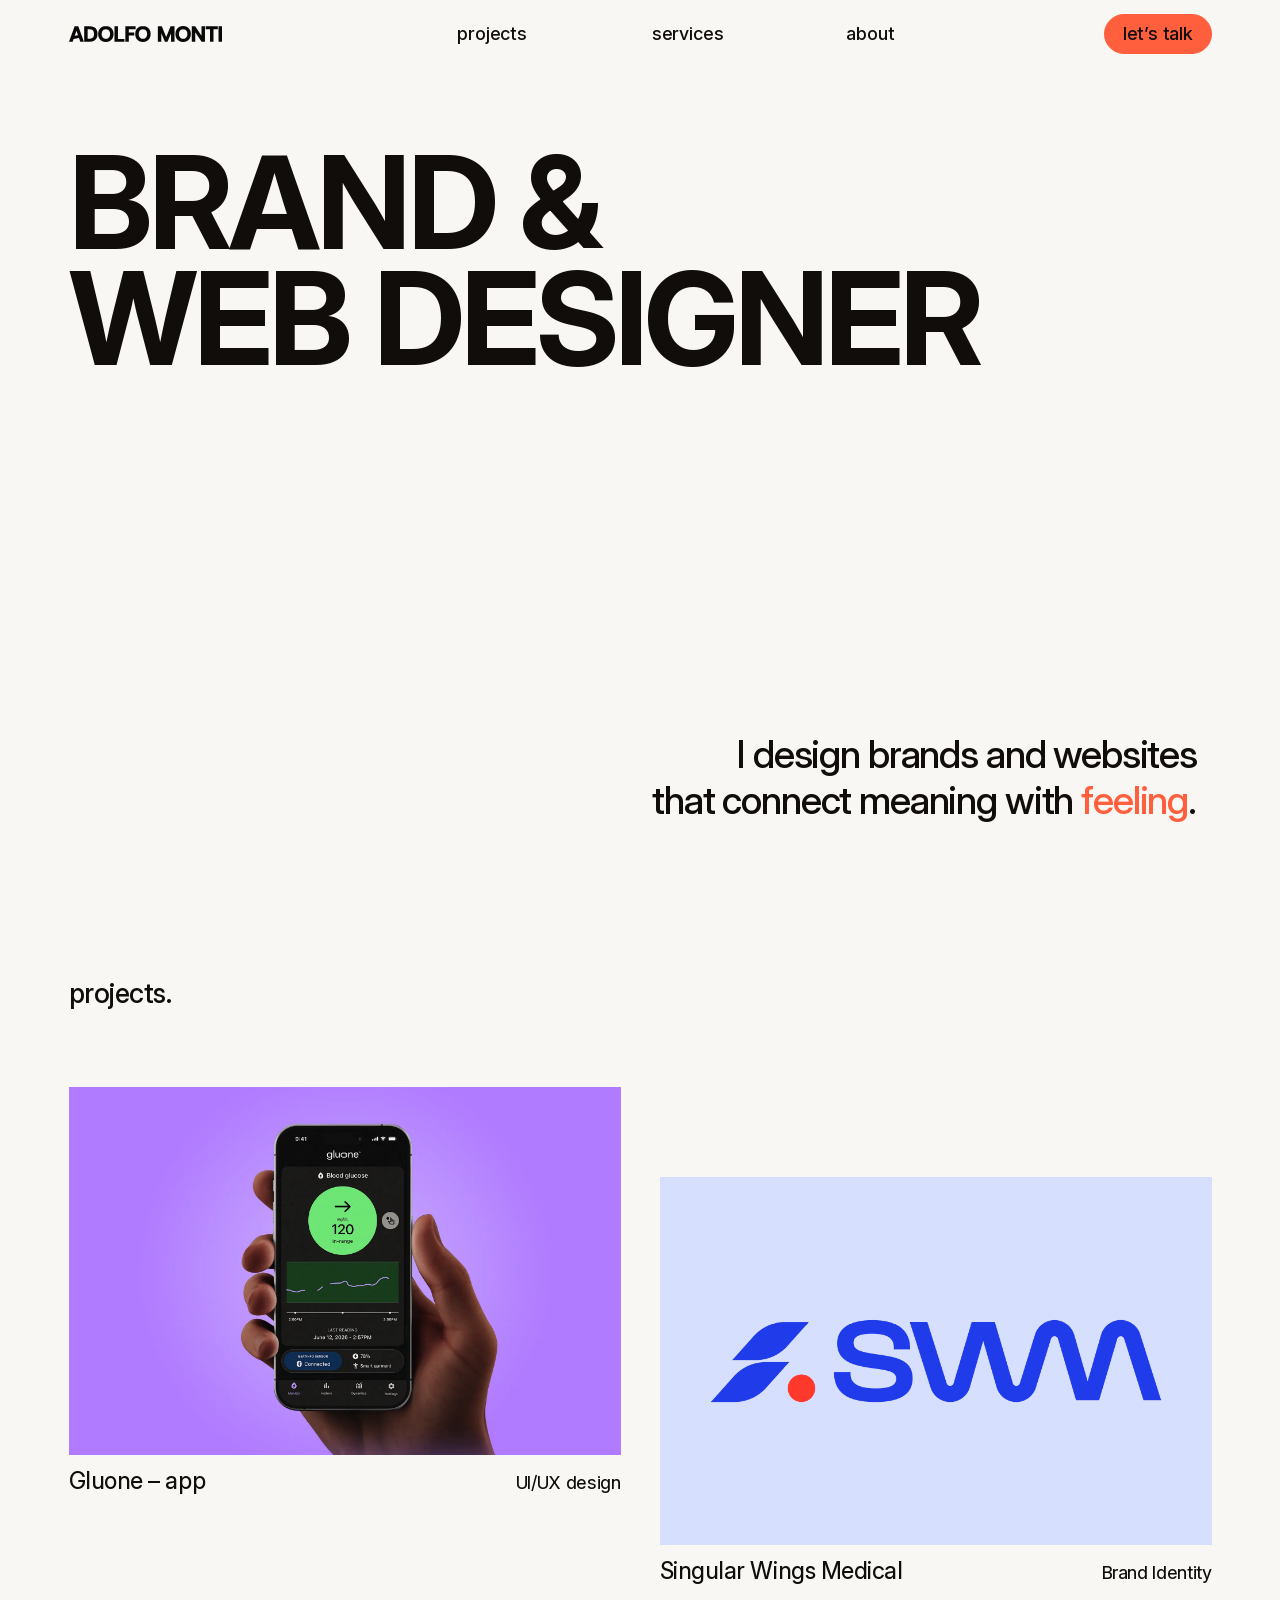
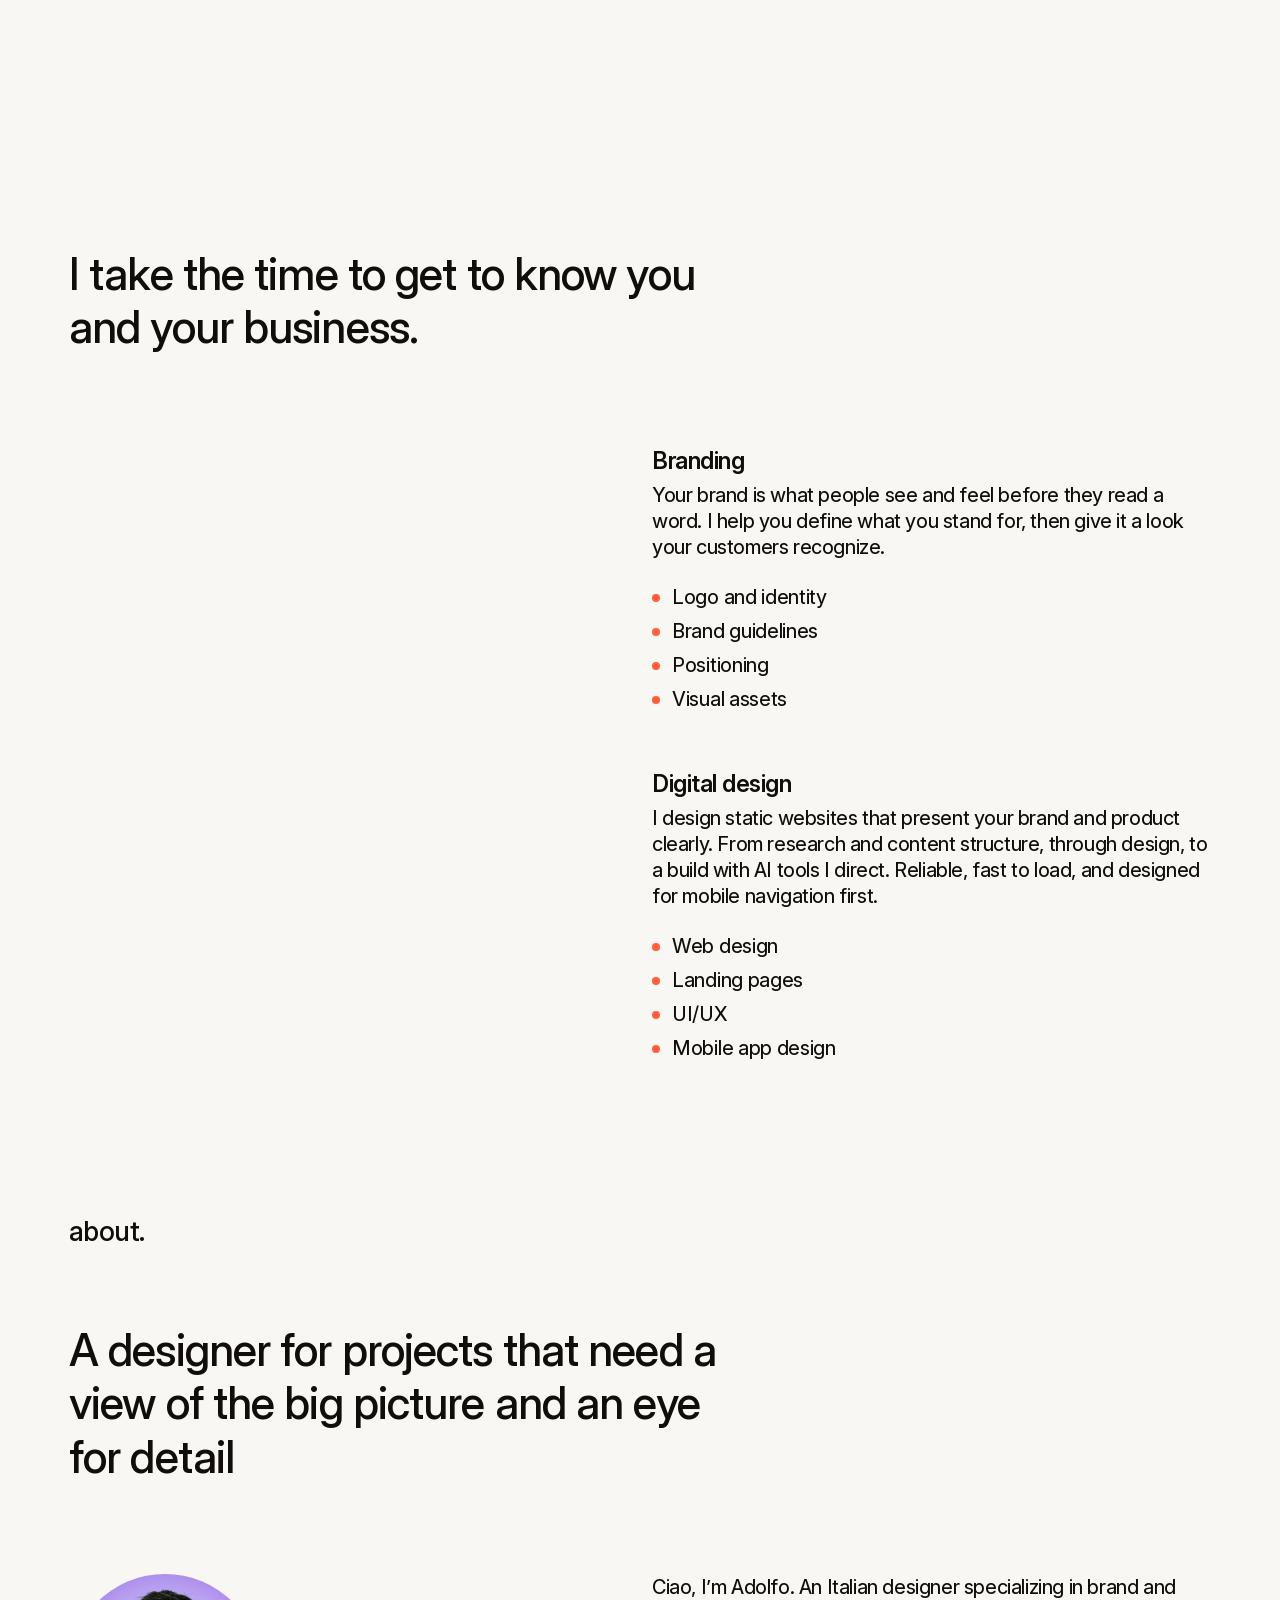
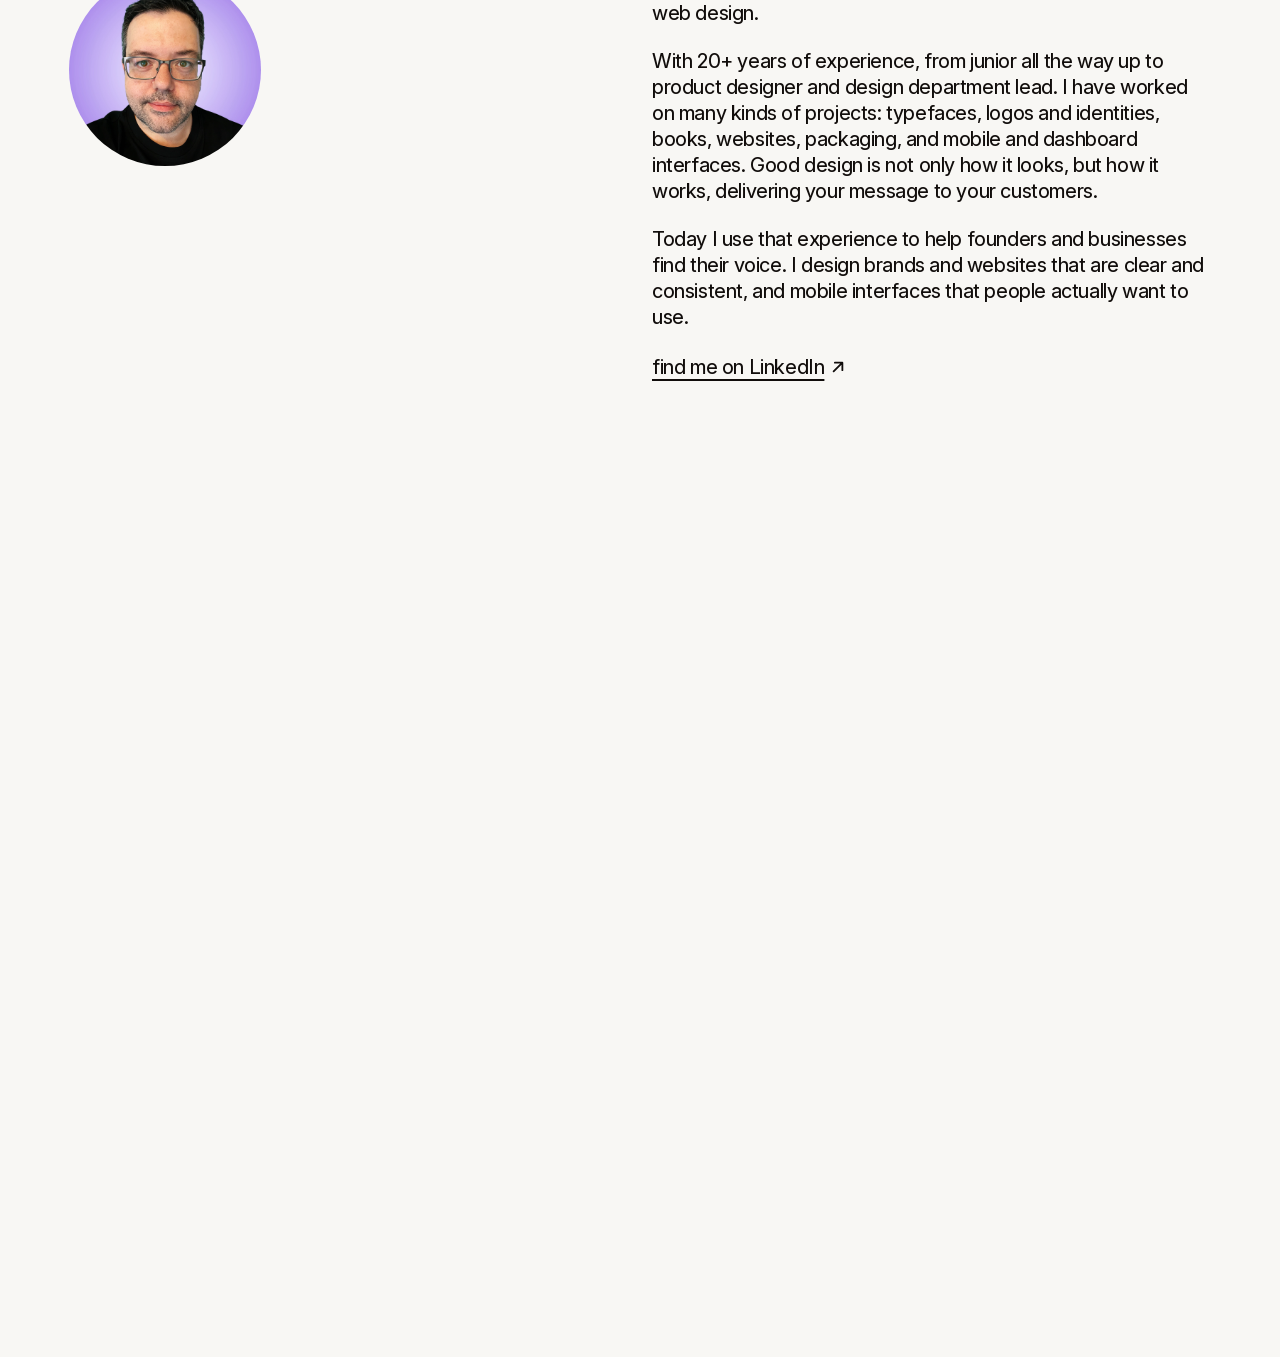
<file: index.html>
<!doctype html>
<html lang="en">
<head>
  <meta charset="utf-8">
  <meta name="viewport" content="width=device-width, initial-scale=1">
  <script>document.documentElement.classList.add('js');</script>

  <title>Adolfo Monti — Brand &amp; Web Designer</title>
  <meta name="description" content="Adolfo Monti is an Italian brand and web designer. Brand identity, web design, UI/UX and mobile app design for founders and businesses.">
  <link rel="canonical" href="https://adomonti.com/">
  <meta name="theme-color" content="#F8F7F4">

  <!-- Open Graph / social -->
  <meta property="og:type" content="website">
  <meta property="og:site_name" content="Adolfo Monti">
  <meta property="og:title" content="Adolfo Monti — Brand &amp; Web Designer">
  <meta property="og:description" content="Brands and websites that connect meaning with feeling.">
  <meta property="og:url" content="https://adomonti.com/">
  <meta property="og:image" content="https://adomonti.com/assets/img/og/og-home.jpg">
  <meta name="twitter:card" content="summary_large_image">
  <meta property="og:image:width" content="1200">
  <meta property="og:image:height" content="630">

  <link rel="icon" href="favicon.ico" sizes="48x48">
  <link rel="icon" href="favicon-32x32.png" type="image/png" sizes="32x32">
  <link rel="icon" href="favicon-16x16.png" type="image/png" sizes="16x16">
  <link rel="apple-touch-icon" href="apple-touch-icon.png">
  <link rel="manifest" href="site.webmanifest">

  <!-- Inter variable font, self-hosted (see @font-face in css/adomonti.css) -->
  <link rel="preload" href="assets/fonts/InterVariable.woff2" as="font" type="font/woff2" crossorigin>
  <!-- Bootstrap 5.3 -->
  <link rel="stylesheet" href="https://cdn.jsdelivr.net/npm/bootstrap@5.3.8/dist/css/bootstrap.min.css">
  <!-- Custom styles (loaded last so they override Bootstrap) -->
  <link rel="stylesheet" href="css/adomonti.css">

  <script type="application/ld+json">
  {
    "@context": "https://schema.org",
    "@type": "Person",
    "name": "Adolfo Monti",
    "jobTitle": "Brand & Web Designer",
    "url": "https://adomonti.com/",
    "sameAs": ["https://www.linkedin.com/in/adolfomonti/", "https://dribbble.com/adolfomonti", "https://www.behance.net/AdolfoMonti"],
    "knowsAbout": ["Brand identity", "UX/UI design", "Web design", "Landing pages"]
  }
  </script>
</head>
<body>
  <a class="skip-link" href="#main">Skip to content</a>

  <!-- ===================== HEADER ===================== -->
  <header class="site-header">
    <div class="site-container h-100">
      <div class="site-header__inner">
        <a class="brand" href="index.html" aria-label="Adolfo Monti — home">
          <img src="assets/img/adolfo-monti.svg" width="154" height="16" alt="Adolfo Monti">
        </a>

        <nav class="site-nav" aria-label="Primary">
          <a class="site-nav__link" href="#projects">projects</a>
          <a class="site-nav__link" href="#services">services</a>
          <a class="site-nav__link" href="#about">about</a>
          <a class="btn-signal" href="#contact">let’s talk</a>
        </nav>

        <button class="menu-toggle" type="button" aria-expanded="false" aria-controls="mobile-menu">
          <span class="menu-toggle__label">menu</span>
        </button>
      </div>
    </div>
  </header>

  <!-- Mobile overlay menu -->
  <div class="mobile-menu" id="mobile-menu">
    <nav class="mobile-menu__nav" aria-label="Mobile">
      <ul class="mobile-menu__list">
        <li><a href="#projects">projects</a></li>
        <li><a href="#services">services</a></li>
        <li><a href="#about">about</a></li>
      </ul>
      <div class="mobile-menu__bottom">
        <a class="btn-signal btn-lg-pill" href="#contact">let’s talk</a>
        <ul class="mobile-menu__social">
          <li><a href="https://www.linkedin.com/in/adolfomonti/" rel="noopener me">LinkedIn</a></li>
          <li><a href="https://dribbble.com/adolfomonti" rel="noopener me">Dribbble</a></li>
          <li><a href="https://www.behance.net/AdolfoMonti" rel="noopener me">Behance</a></li>
        </ul>
      </div>
    </nav>
  </div>

  <div class="page">
    <main id="main">

      <!-- ===================== HERO ===================== -->
      <section class="hero site-container" aria-labelledby="hero-title">
        <h1 class="display-1 hero__title" id="hero-title" data-reveal>Brand &amp;<br>web designer</h1>
        <div class="row">
          <div class="col-12 col-lg-6 offset-lg-6">
            <p class="hero__tagline" data-reveal data-reveal-delay="120">
              I design brands and websites that connect meaning with <em>feeling</em>.
            </p>
          </div>
        </div>
      </section>

      <!-- ===================== PROJECTS ===================== -->
      <section class="section site-container" id="projects" aria-labelledby="projects-title">
        <h2 class="section-label" id="projects-title" data-reveal>projects.</h2>

        <!-- CMS pattern: one <article class="project-card"> per project -->
        <div class="row project-grid">
          <article class="col-12 col-md-6 project-card project-card--peach" data-reveal>
            <a href="projects/gluone-app/gluone-app.html" aria-label="Gluone app — UI/UX design case study">
              <figure class="media-frame m-0" data-cursor="media">
                <img src="projects/gluone-app/01-gluone-hero.webp"
                     width="1920" height="1280" loading="lazy" decoding="async"
                     alt="Mobile glucose monitoring app interface on a smartphone — Gluone UI/UX design">
              </figure>
              <div class="project-card__meta">
                <h3 class="project-card__title">Gluone – app</h3>
                <p class="project-card__tag">UI/UX design</p>
              </div>
            </a>
          </article>

          <article class="col-12 col-md-6 project-card project-card--grey" data-reveal data-reveal-delay="100">
            <a href="projects/singular-wings-medical/singular-wings-medical.html" aria-label="Singular Wings Medical — brand identity case study">
              <figure class="media-frame m-0" data-cursor="media">
                <img src="projects/singular-wings-medical/01-swm-hero.webp"
                     width="1920" height="1280" loading="lazy" decoding="async"
                     alt="Medical technology brand identity for Singular Wings Medical">
              </figure>
              <div class="project-card__meta">
                <h3 class="project-card__title">Singular Wings Medical</h3>
                <p class="project-card__tag">Brand Identity</p>
              </div>
            </a>
          </article>
        </div>
      </section>

      <!-- ===================== SERVICES ===================== -->
      <section class="section site-container" id="services" aria-labelledby="services-title">
        <h2 class="section-label" id="services-title" data-reveal>services.</h2>
        <div class="row">
          <div class="col-12 col-lg-7">
            <p class="statement" data-reveal>I take the time to get to know you and your business.</p>
          </div>
        </div>

        <div class="row split section__body">
          <div class="col-12 col-lg-6 offset-lg-6">
            <!-- CMS pattern: one .service-group per service category -->
            <article class="service-group" data-reveal>
              <h3 class="service-group__title">Branding</h3>
              <p class="service-group__text">Your brand is what people see and feel before they read a word. I help you define what you stand for, then give it a look your customers recognize.</p>
              <ul class="service-list">
                <li>Logo and identity</li>
                <li>Brand guidelines</li>
                <li>Positioning</li>
                <li>Visual assets</li>
              </ul>
            </article>

            <article class="service-group" data-reveal data-reveal-delay="100">
              <h3 class="service-group__title">Digital design</h3>
              <p class="service-group__text">I design static websites that present your brand and product clearly. From research and content structure, through design, to a build with AI tools I direct. Reliable, fast to load, and designed for mobile navigation first.</p>
              <ul class="service-list">
                <li>Web design</li>
                <li>Landing pages</li>
                <li>UI/UX</li>
                <li>Mobile app design</li>
              </ul>
            </article>
          </div>
        </div>
      </section>

      <!-- ===================== ABOUT ===================== -->
      <section class="section site-container" id="about" aria-labelledby="about-title">
        <h2 class="section-label" id="about-title" data-reveal>about.</h2>
        <div class="row">
          <div class="col-12 col-lg-7">
            <p class="statement" data-reveal>A designer for projects that need a view of the big picture and an eye for detail</p>
          </div>
        </div>

        <!-- Axes: column 1 (portrait) and column 7 (text), as in the Figma layout -->
        <div class="row about__layout section__body">
          <div class="col-12 col-md-6 col-lg-3" data-reveal>
            <figure class="about__portrait m-0">
              <img src="assets/img/am-profile.webp"
                   width="1080" height="1080" loading="lazy" decoding="async"
                   alt="Portrait of Adolfo Monti, Italian brand and web designer">
            </figure>
          </div>
          <div class="col-12 col-lg-6 offset-lg-3 about__text" data-reveal data-reveal-delay="100">
            <p>Ciao, I’m Adolfo. An Italian designer specializing in brand and web design.</p>
            <p>With 20+ years of experience, from junior all the way up to product designer and design department lead. I have worked on many kinds of projects: typefaces, logos and identities, books, websites, packaging, and mobile and dashboard interfaces. Good design is not only how it looks, but how it works, delivering your message to your customers.</p>
            <p>Today I use that experience to help founders and businesses find their voice. I design brands and websites that are clear and consistent, and mobile interfaces that people actually want to use.</p>
            <p><a class="text-link" href="https://www.linkedin.com/in/adolfomonti/" target="_blank" rel="noopener me">find me on LinkedIn<svg width="16" height="16" viewBox="0 0 16 16" fill="none" stroke="currentColor" stroke-width="1.5" stroke-linecap="round" stroke-linejoin="round" aria-hidden="true"><path d="M4.5 11.5l7-7M5.5 4.5h6v6"/></svg></a></p>
          </div>
        </div>
      </section>

    </main>
  </div>

  <!-- ===================== FOOTER (fixed, revealed as the page scrolls away) ===================== -->
  <footer class="site-footer" id="contact">
    <div class="site-footer__inner site-container">
      <div class="footer-main">
        <h2 class="section-label">let’s talk</h2>

        <div class="row footer-cta">
          <div class="col-12 col-lg-6">
            <p class="statement footer-statement">Let’s talk about your project</p>
          </div>
          <div class="col-12 col-lg-6">
            <p class="footer-cta__text">Drop an email or book a call.<br class="d-none d-md-inline"> We’ll talk through your product or idea and where I can help most.</p>
            <!-- Availability: show ONE of the two. To switch, add the `hidden` attribute to the visible one and remove it from the other. -->
            <p class="status status--available"><span class="status__dot" aria-hidden="true"></span>Available for work</p>
            <p class="status status--unavailable" hidden><span class="status__dot" aria-hidden="true"></span>Not available for work</p>
            <div class="footer-actions">
              <!-- The email address is assembled by js/main.js so it is not in the HTML. -->
              <a class="btn-signal btn-lg-pill" href="https://cal.com/adolfomonti" rel="noopener">Book a 30-minute call</a>
              <a class="btn-ghost btn-lg-pill" href="#contact" data-email-user="hello" data-email-domain="adomonti.com">Send an email</a>
              <p class="footer-actions__note">Reply within 2 working days</p>
              <noscript><p class="footer-actions__note">Email: hello [at] adomonti [dot] com</p></noscript>
            </div>
          </div>
        </div>
      </div>

      <div class="row footer-bottom">
        <div class="col-12 col-lg-6 order-2 order-lg-1">
          <p>All rights reserved,<br>Adolfo Monti ©2026</p>
        </div>
        <div class="col-12 col-lg-6 order-1 order-lg-2">
          <ul class="footer-social">
            <li><a href="https://www.linkedin.com/in/adolfomonti/" rel="noopener me">LinkedIn</a></li>
            <li><a href="https://dribbble.com/adolfomonti" rel="noopener me">Dribbble</a></li>
            <li><a href="https://www.behance.net/AdolfoMonti" rel="noopener me">Behance</a></li>
          </ul>
        </div>
        <a class="to-top" href="#top" aria-label="Back to top" title="Back to top"><svg width="20" height="20" viewBox="0 0 16 16" fill="none" stroke="currentColor" stroke-width="1.5" stroke-linecap="round" stroke-linejoin="round" aria-hidden="true"><path d="M8 13V3M3.5 7.5L8 3l4.5 4.5"/></svg></a>
      </div>
    </div>
  </footer>

  <script src="js/main.js" defer></script>
</body>
</html>
</file>
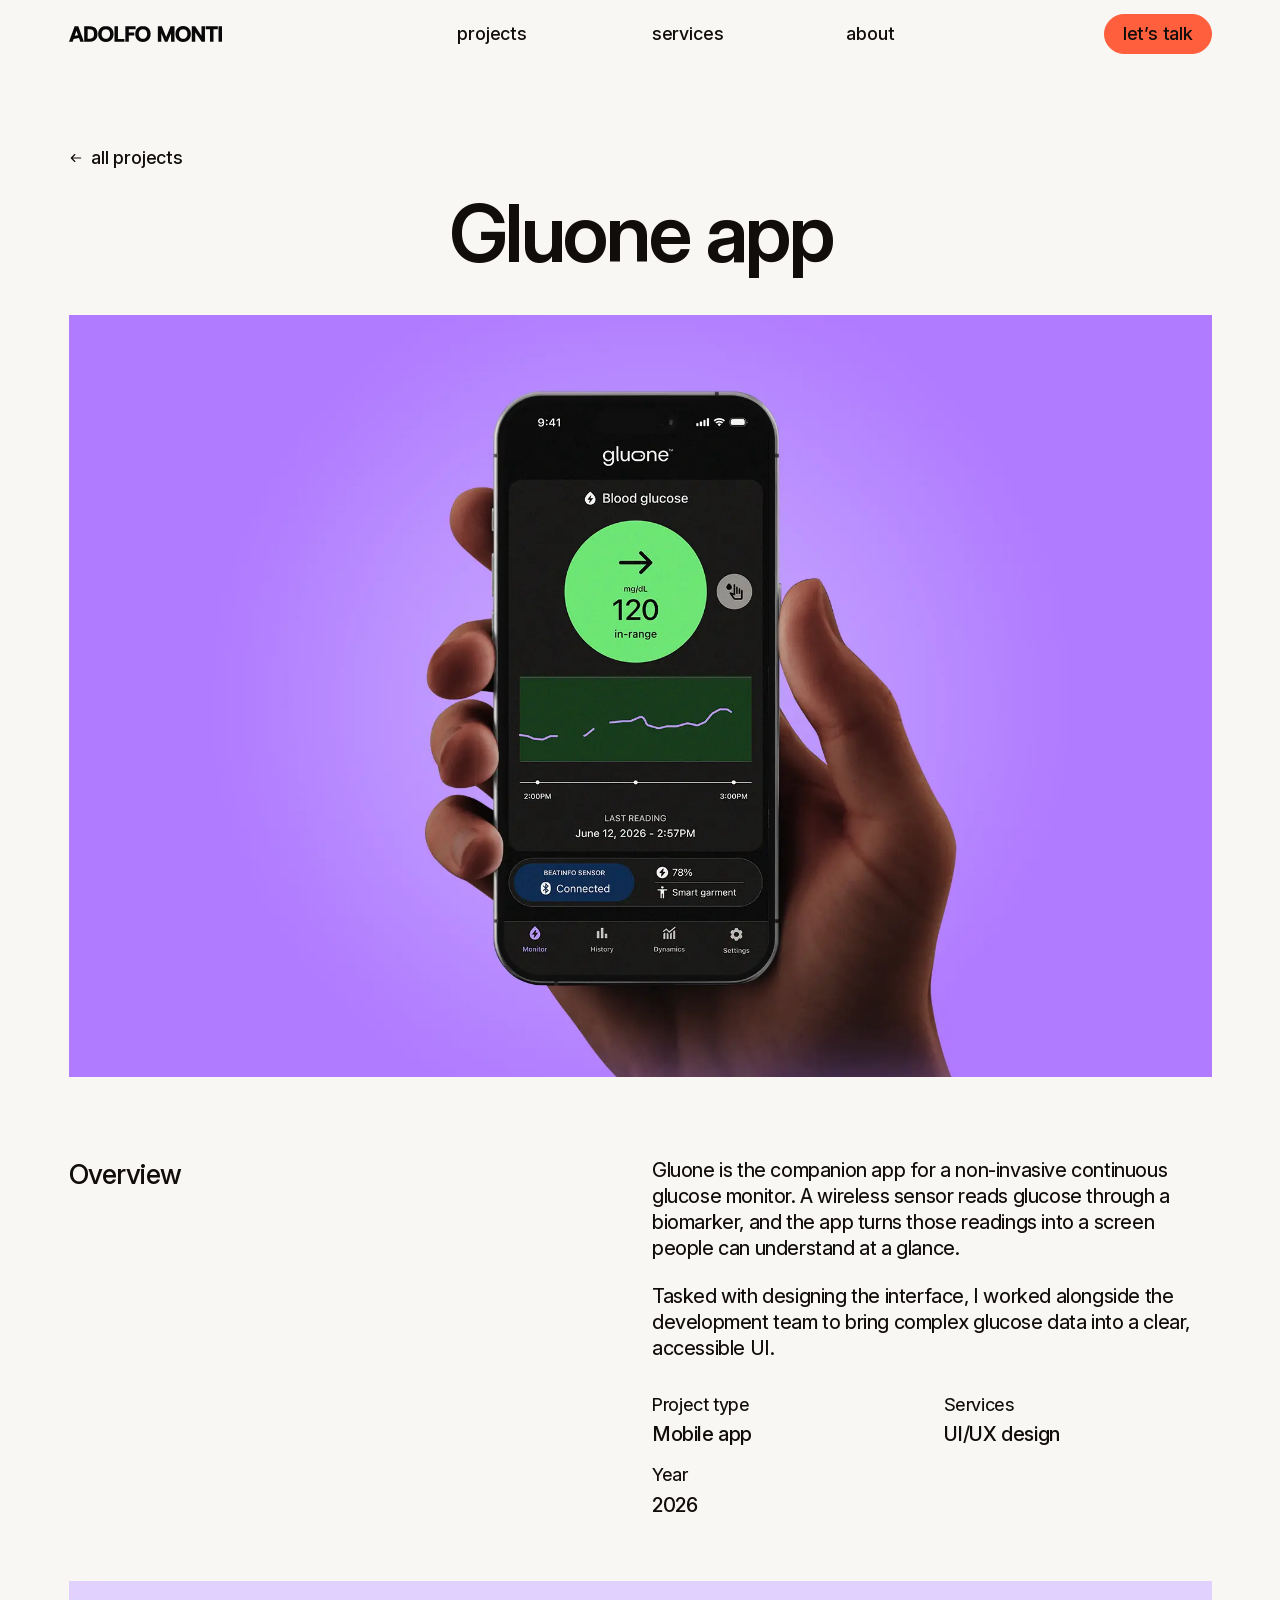
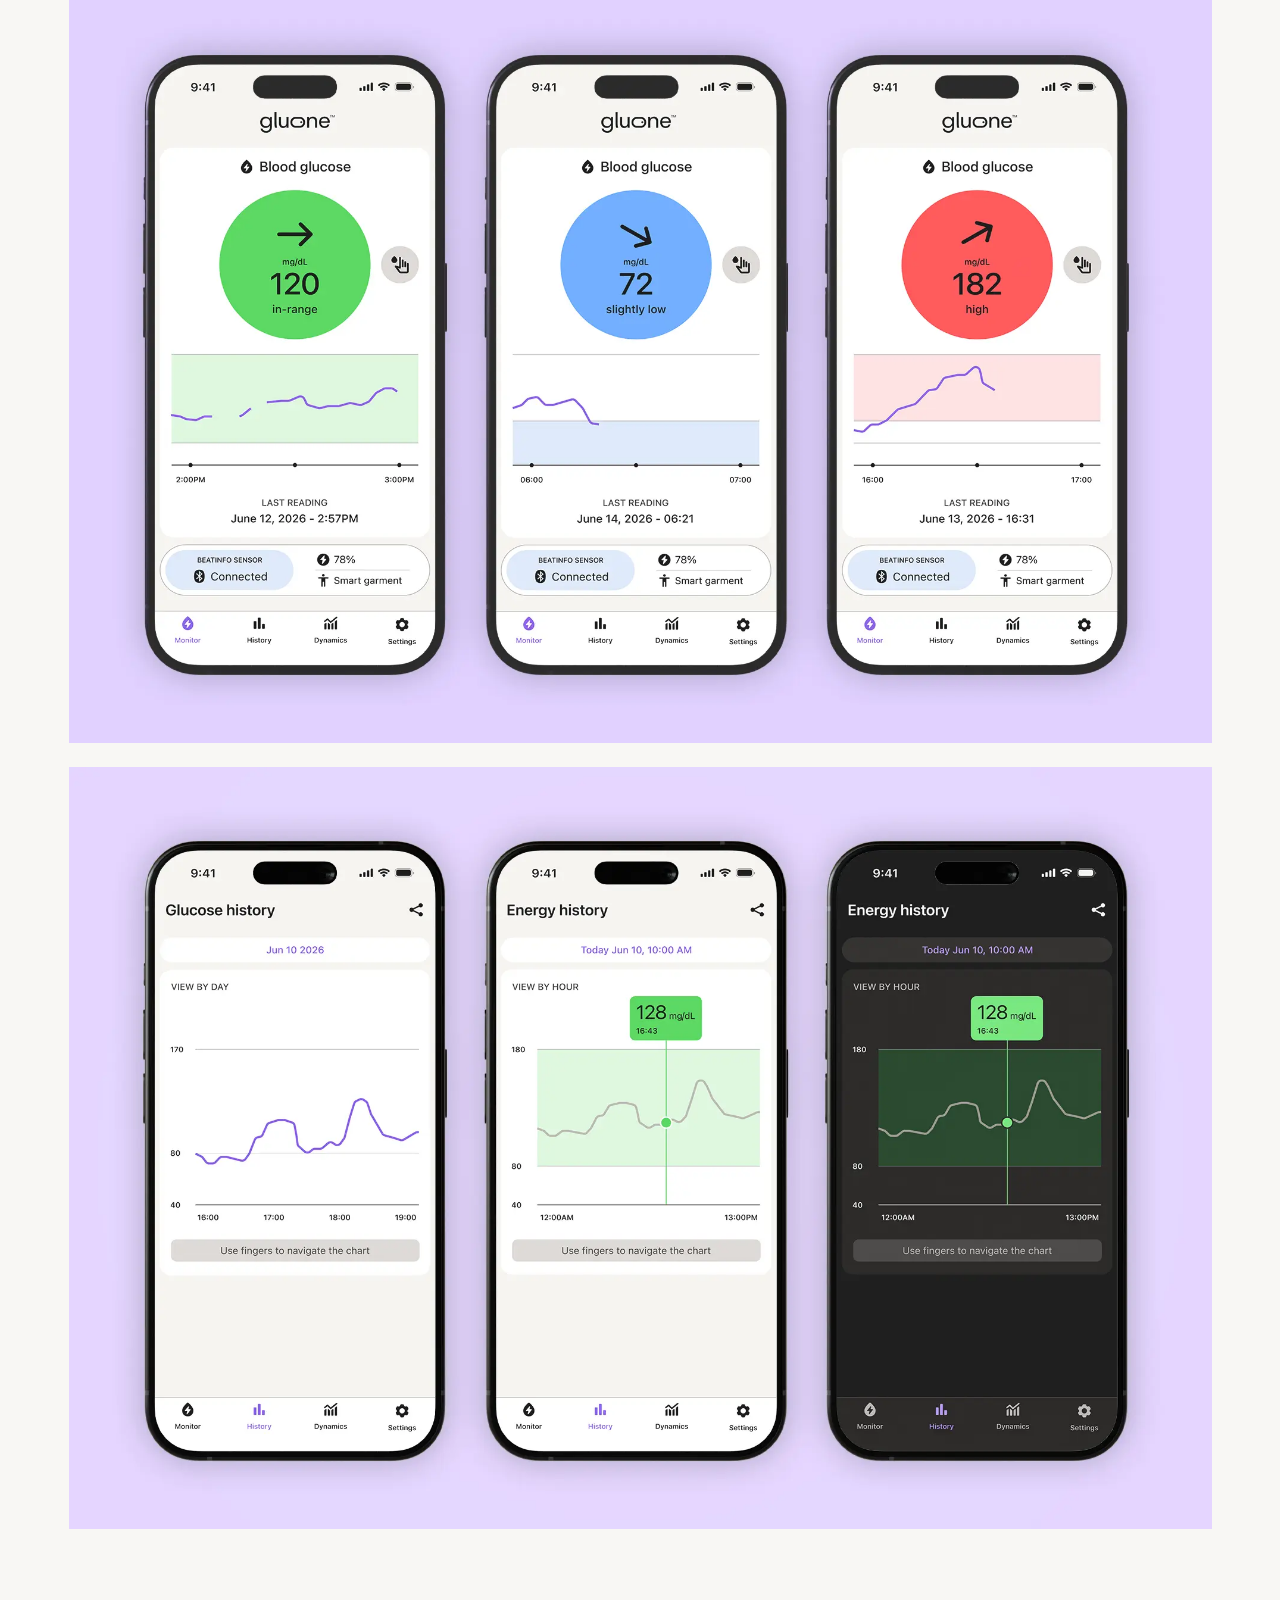
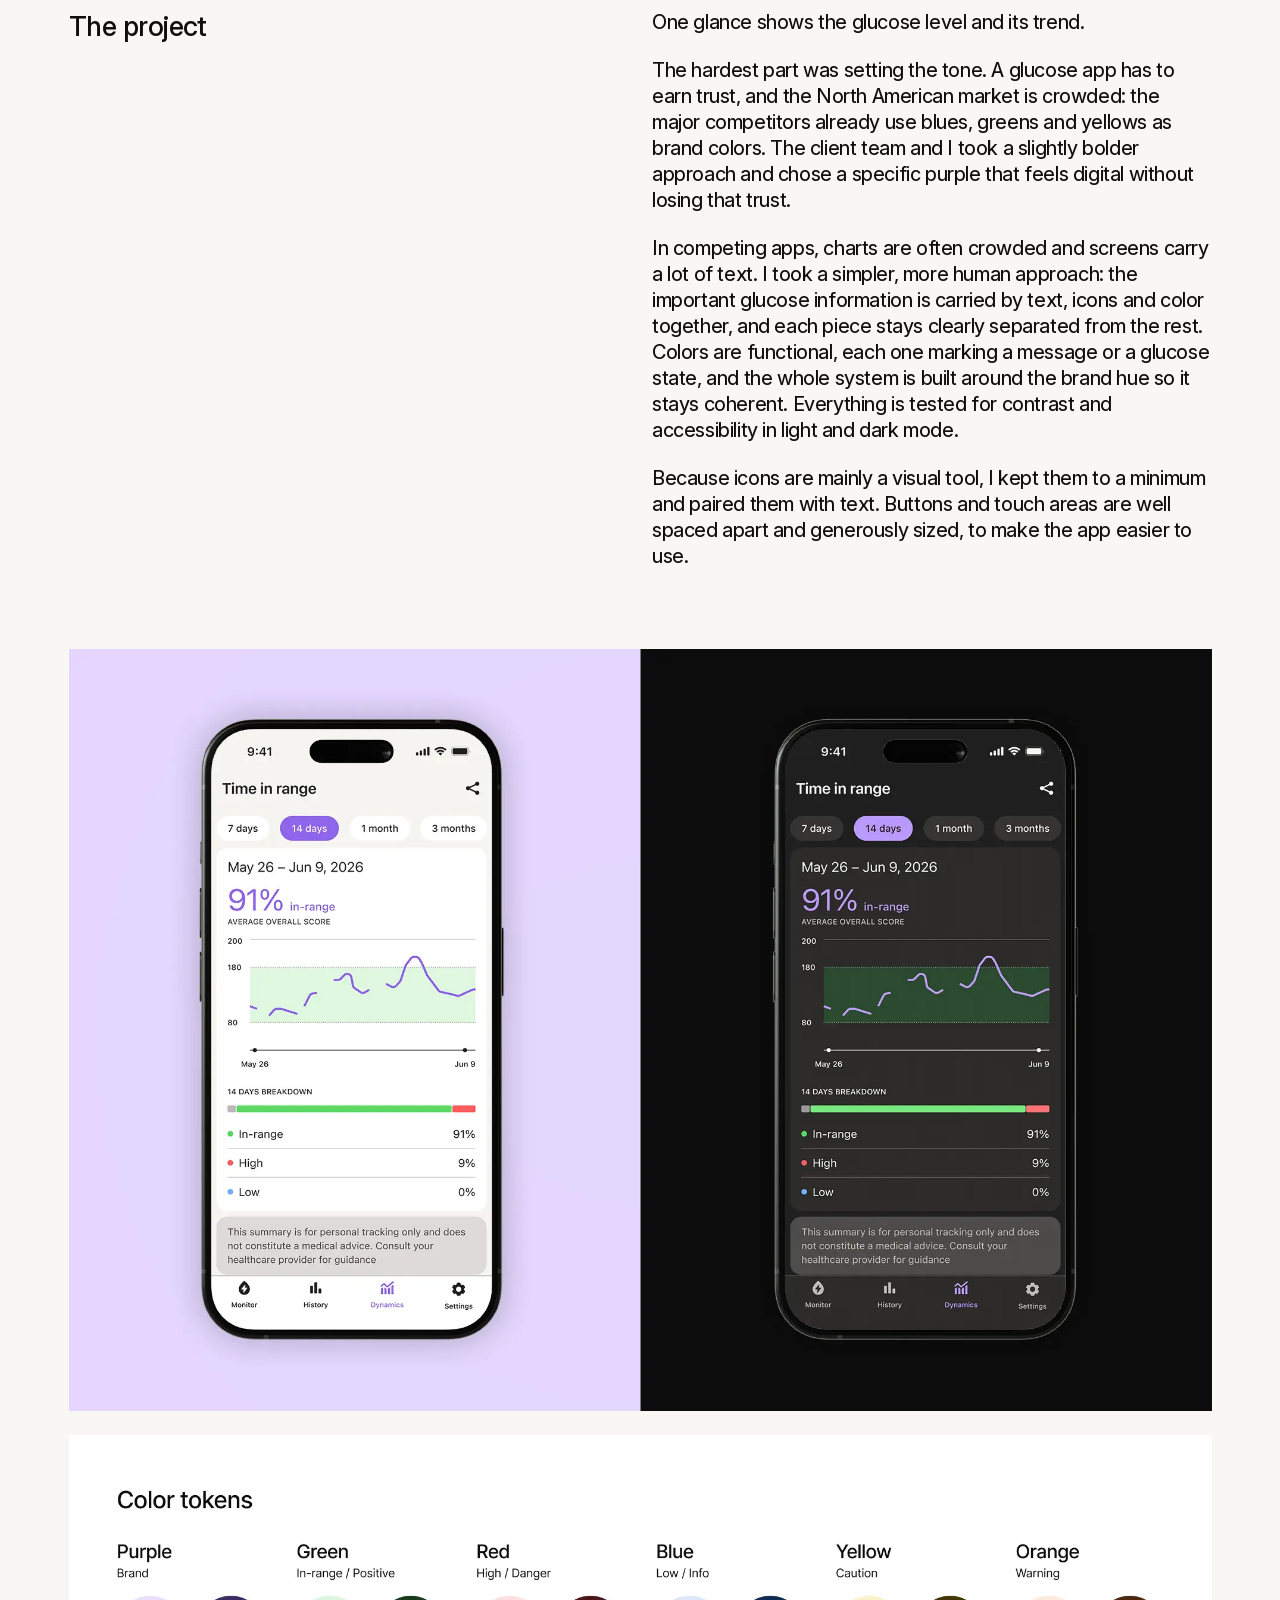
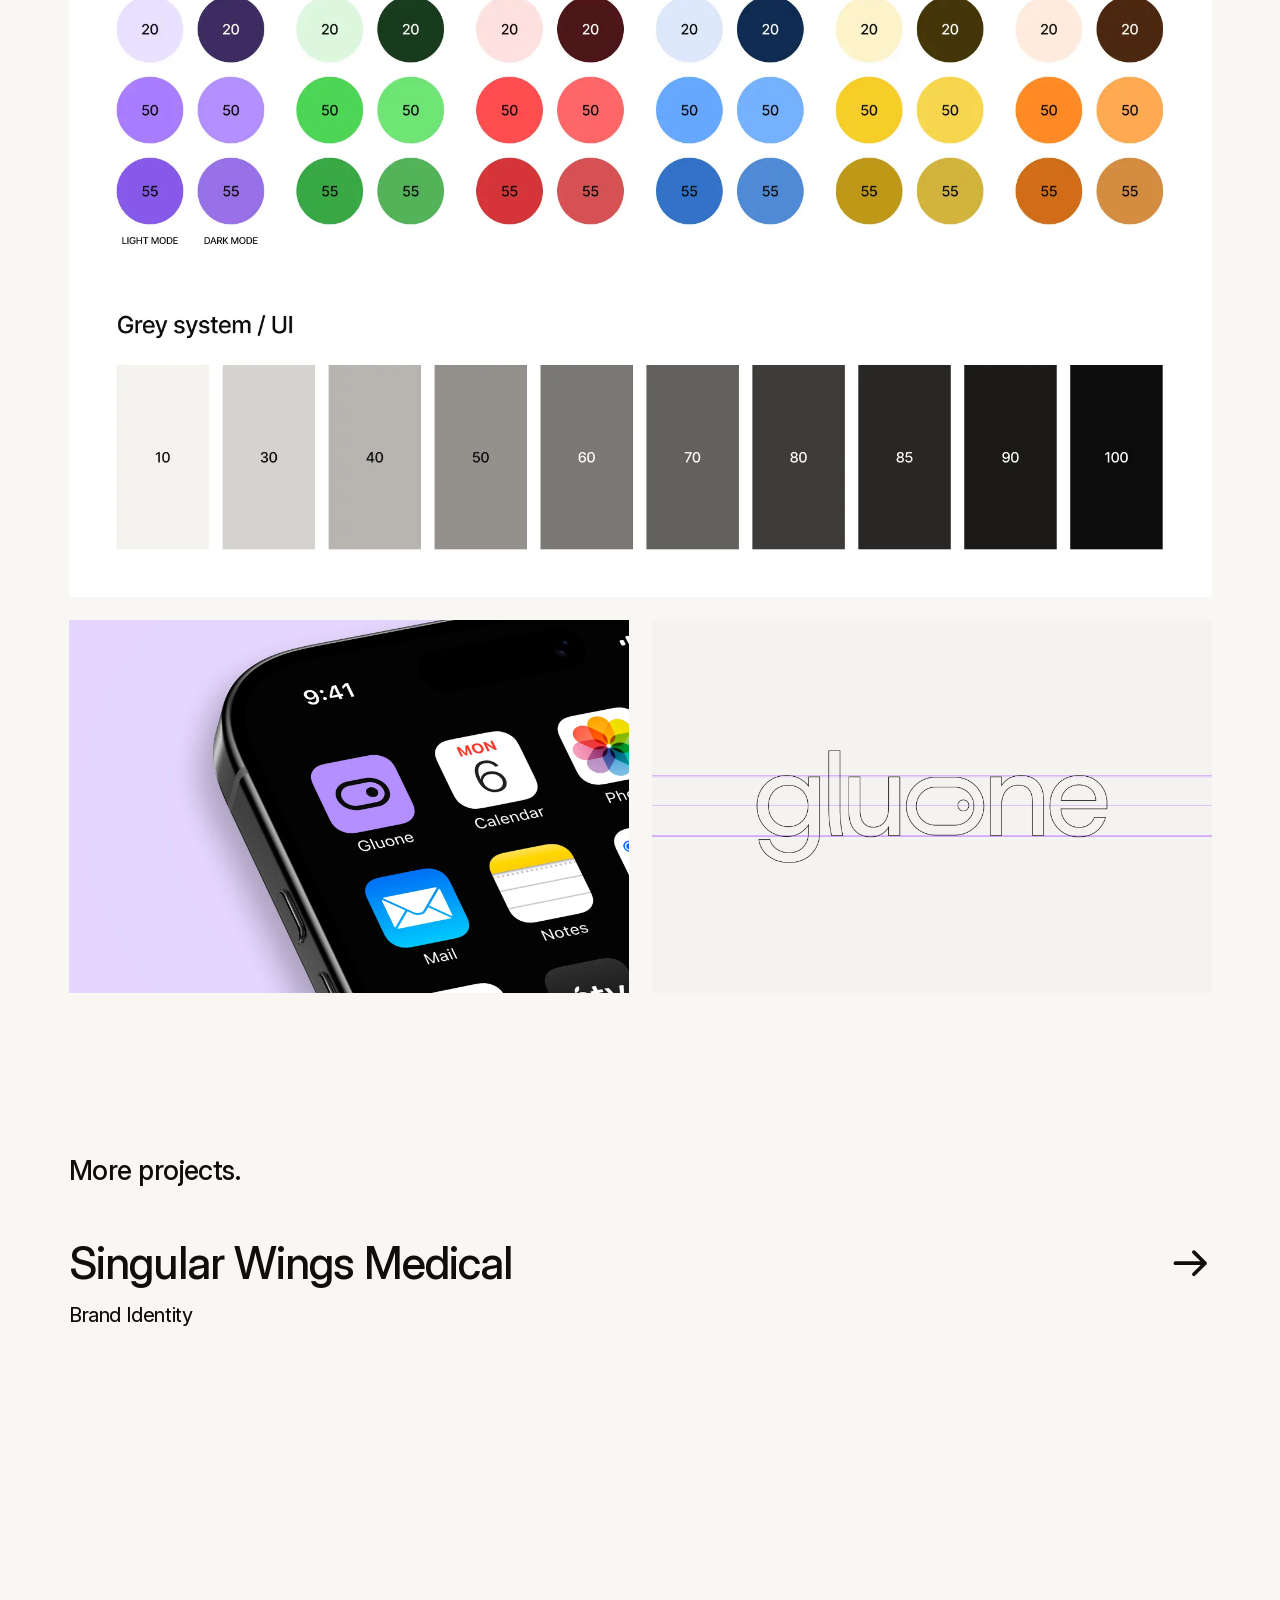
<file: projects/gluone-app/gluone-app.html>
<!doctype html>
<html lang="en">
<head>
  <meta charset="utf-8">
  <meta name="viewport" content="width=device-width, initial-scale=1">
  <script>document.documentElement.classList.add('js');</script>

  <title>Gluone app — UI/UX Design Case Study | Adolfo Monti</title>
  <meta name="description" content="UI/UX design for Gluone, a companion app for non-invasive glucose monitoring: clear data, accessible color and a purple brand system for iOS and Android.">
  <link rel="canonical" href="https://adomonti.com/projects/gluone-app/gluone-app.html">
  <meta name="theme-color" content="#F8F7F4">

  <!-- Open Graph / social -->
  <meta property="og:type" content="article">
  <meta property="og:site_name" content="Adolfo Monti">
  <meta property="og:title" content="Gluone app — UI/UX Design Case Study | Adolfo Monti">
  <meta property="og:description" content="UI/UX design for Gluone, a companion app for non-invasive glucose monitoring: clear data, accessible color and a purple brand system for iOS and Android.">
  <meta property="og:url" content="https://adomonti.com/projects/gluone-app/gluone-app.html">
  <meta property="og:image" content="https://adomonti.com/assets/img/og/og-gluone-app.jpg">
  <meta name="twitter:card" content="summary_large_image">
  <meta property="og:image:width" content="1200">
  <meta property="og:image:height" content="630">

  <link rel="icon" href="../../favicon.ico" sizes="48x48">
  <link rel="icon" href="../../favicon-32x32.png" type="image/png" sizes="32x32">
  <link rel="icon" href="../../favicon-16x16.png" type="image/png" sizes="16x16">
  <link rel="apple-touch-icon" href="../../apple-touch-icon.png">
  <link rel="manifest" href="../../site.webmanifest">

  <!-- Inter variable font, self-hosted (see @font-face in css/adomonti.css) -->
  <link rel="preload" href="../../assets/fonts/InterVariable.woff2" as="font" type="font/woff2" crossorigin>
  <!-- Bootstrap 5.3 -->
  <link rel="stylesheet" href="https://cdn.jsdelivr.net/npm/bootstrap@5.3.8/dist/css/bootstrap.min.css">
  <!-- Custom styles (loaded last so they override Bootstrap) -->
  <link rel="stylesheet" href="../../css/adomonti.css">
</head>
<body>
  <a class="skip-link" href="#main">Skip to content</a>

  <!-- ===================== HEADER ===================== -->
  <header class="site-header">
    <div class="site-container h-100">
      <div class="site-header__inner">
        <a class="brand" href="../../index.html" aria-label="Adolfo Monti — home">
          <img src="../../assets/img/adolfo-monti.svg" width="154" height="16" alt="Adolfo Monti">
        </a>

        <nav class="site-nav" aria-label="Primary">
          <a class="site-nav__link" href="../../index.html#projects" aria-current="page">projects</a>
          <a class="site-nav__link" href="../../index.html#services">services</a>
          <a class="site-nav__link" href="../../index.html#about">about</a>
          <a class="btn-signal" href="#contact">let’s talk</a>
        </nav>

        <button class="menu-toggle" type="button" aria-expanded="false" aria-controls="mobile-menu">
          <span class="menu-toggle__label">menu</span>
        </button>
      </div>
    </div>
  </header>

  <!-- Mobile overlay menu -->
  <div class="mobile-menu" id="mobile-menu">
    <nav class="mobile-menu__nav" aria-label="Mobile">
      <ul class="mobile-menu__list">
        <li><a href="../../index.html#projects">projects</a></li>
        <li><a href="../../index.html#services">services</a></li>
        <li><a href="../../index.html#about">about</a></li>
      </ul>
      <div class="mobile-menu__bottom">
        <a class="btn-signal btn-lg-pill" href="#contact">let’s talk</a>
        <ul class="mobile-menu__social">
          <li><a href="https://www.linkedin.com/in/adolfomonti/" rel="noopener me">LinkedIn</a></li>
          <li><a href="https://dribbble.com/adolfomonti" rel="noopener me">Dribbble</a></li>
          <li><a href="https://www.behance.net/AdolfoMonti" rel="noopener me">Behance</a></li>
        </ul>
      </div>
    </nav>
  </div>

  <div class="page">
    <main id="main">
    <article class="case-study">

      <!-- ===================== PROJECT HEADER ===================== -->
      <header class="project-header site-container">
        <a class="back-link" href="../../index.html#projects" data-reveal><svg width="14" height="14" viewBox="0 0 24 24" fill="none" stroke="currentColor" stroke-width="2" stroke-linecap="round" stroke-linejoin="round" aria-hidden="true"><path d="M20 12H4M10 6l-6 6 6 6"/></svg> all projects</a>
        <h1 class="project-title" data-reveal data-reveal-delay="80">Gluone app</h1>
      </header>

      <section class="project-hero site-container" aria-label="Project hero">
        <figure class="media-block" data-reveal><img src="01-gluone-hero.webp" width="1920" height="1280" fetchpriority="high" decoding="async" alt="Gluone glucose monitoring app interface designed for iOS and Android"></figure>
      </section>

      <section class="module site-container" aria-labelledby="overview">
        <div class="row split">
          <div class="col-12 col-lg-6"><h2 class="section-label" id="overview" data-reveal>Overview</h2></div>
          <div class="col-12 col-lg-6 split__body" data-reveal data-reveal-delay="100">
              <p>Gluone is the companion app for a non-invasive continuous glucose monitor. A wireless sensor reads glucose through a biomarker, and the app turns those readings into a screen people can understand at a glance.</p>
              <p>Tasked with designing the interface, I worked alongside the development team to bring complex glucose data into a clear, accessible UI.</p>
              <dl class="project-meta">
                <div><dt>Project type</dt><dd>Mobile app</dd></div>
                <div><dt>Services</dt><dd>UI/UX design</dd></div>
                <div><dt>Year</dt><dd>2026</dd></div>
              </dl>
          </div>
        </div>
      </section>

      <section class="module module--media site-container" aria-label="Project visuals">
        <div class="row media-grid">
          <div class="col-12">
            <figure class="media-block" data-reveal><img src="02-gluone-monitor.webp" width="1920" height="1280" loading="lazy" decoding="async" alt="Gluone app monitor screen showing the current glucose level and its trend"></figure>
          </div>
          <div class="col-12">
            <figure class="media-block" data-reveal><img src="03-gluone-history.webp" width="1920" height="1280" loading="lazy" decoding="async" alt="Gluone app history screen with past glucose readings"></figure>
          </div>
        </div>
      </section>

      <section class="module site-container" aria-labelledby="project">
        <div class="row split">
          <div class="col-12 col-lg-6"><h2 class="section-label" id="project" data-reveal>The project</h2></div>
          <div class="col-12 col-lg-6 split__body" data-reveal data-reveal-delay="100">
              <p>One glance shows the glucose level and its trend.</p>
              <p>The hardest part was setting the tone. A glucose app has to earn trust, and the North American market is crowded: the major competitors already use blues, greens and yellows as brand colors. The client team and I took a slightly bolder approach and chose a specific purple that feels digital without losing that trust.</p>
              <p>In competing apps, charts are often crowded and screens carry a lot of text. I took a simpler, more human approach: the important glucose information is carried by text, icons and color together, and each piece stays clearly separated from the rest. Colors are functional, each one marking a message or a glucose state, and the whole system is built around the brand hue so it stays coherent. Everything is tested for contrast and accessibility in light and dark mode.</p>
              <p>Because icons are mainly a visual tool, I kept them to a minimum and paired them with text. Buttons and touch areas are well spaced apart and generously sized, to make the app easier to use.</p>
          </div>
        </div>
      </section>

      <section class="module module--media site-container" aria-label="Project visuals">
        <div class="row media-grid">
          <div class="col-12">
            <figure class="media-block" data-reveal><img src="04-gluone-time-in-range.webp" width="1920" height="1280" loading="lazy" decoding="async" alt="Gluone app time in range screen"></figure>
          </div>
          <div class="col-12">
            <figure class="media-block" data-reveal><img src="05-gluone-colors.webp" width="1920" height="1280" loading="lazy" decoding="async" alt="Gluone color tokens: purple brand color, green, red, blue, yellow and orange in light and dark mode, plus the grey system"></figure>
          </div>
          <div class="col-12 col-md-6">
            <figure class="media-block" data-reveal><img src="07-gluone-app-icon.webp" width="1920" height="1280" loading="lazy" decoding="async" alt="Gluone app icon, a purple rounded square with a toggle symbol, on an iPhone home screen"></figure>
          </div>
          <div class="col-12 col-md-6">
            <figure class="media-block" data-reveal data-reveal-delay="100"><img src="06-gluone-logo.gif" width="1920" height="1280" loading="lazy" decoding="async" alt="Gluone logo drawn as an outline with construction guides"></figure>
          </div>
        </div>
      </section>

    </article>

      <!-- ===================== MORE PROJECTS ===================== -->
      <aside class="more-projects site-container" aria-labelledby="more-title">
        <h2 class="section-label" id="more-title" data-reveal>More projects.</h2>
        <a class="more-projects__link" href="../singular-wings-medical/singular-wings-medical.html" data-reveal data-reveal-delay="100">
          <span>
            <span class="more-projects__title d-block">Singular Wings Medical</span>
            <span class="more-projects__type d-block">Brand Identity</span>
          </span>
          <svg class="more-projects__arrow" width="32" height="32" viewBox="0 0 24 24" fill="none" stroke="currentColor" stroke-width="1.75" stroke-linecap="round" stroke-linejoin="round" aria-hidden="true"><path d="M4 12h16M14 6l6 6-6 6"/></svg>
        </a>
      </aside>
    </main>
  </div>

  <!-- ===================== FOOTER (fixed, revealed as the page scrolls away) ===================== -->
  <footer class="site-footer" id="contact">
    <div class="site-footer__inner site-container">
      <div class="footer-main">
        <h2 class="section-label">let’s talk</h2>

        <div class="row footer-cta">
          <div class="col-12 col-lg-6">
            <p class="statement footer-statement">Let’s talk about your project</p>
          </div>
          <div class="col-12 col-lg-6">
            <p class="footer-cta__text">Drop an email or book a call.<br class="d-none d-md-inline"> We’ll talk through your product or idea and where I can help most.</p>
            <!-- Availability: show ONE of the two. To switch, add the `hidden` attribute to the visible one and remove it from the other. -->
            <p class="status status--available"><span class="status__dot" aria-hidden="true"></span>Available for work</p>
            <p class="status status--unavailable" hidden><span class="status__dot" aria-hidden="true"></span>Not available for work</p>
            <div class="footer-actions">
              <!-- The email address is assembled by js/main.js so it is not in the HTML. -->
              <a class="btn-signal btn-lg-pill" href="https://cal.com/adolfomonti" rel="noopener">Book a 30-minute call</a>
              <a class="btn-ghost btn-lg-pill" href="#contact" data-email-user="hello" data-email-domain="adomonti.com">Send an email</a>
              <p class="footer-actions__note">Reply within 2 working days</p>
              <noscript><p class="footer-actions__note">Email: hello [at] adomonti [dot] com</p></noscript>
            </div>
          </div>
        </div>
      </div>

      <div class="row footer-bottom">
        <div class="col-12 col-lg-6 order-2 order-lg-1">
          <p>All rights reserved,<br>Adolfo Monti ©2026</p>
        </div>
        <div class="col-12 col-lg-6 order-1 order-lg-2">
          <ul class="footer-social">
            <li><a href="https://www.linkedin.com/in/adolfomonti/" rel="noopener me">LinkedIn</a></li>
            <li><a href="https://dribbble.com/adolfomonti" rel="noopener me">Dribbble</a></li>
            <li><a href="https://www.behance.net/AdolfoMonti" rel="noopener me">Behance</a></li>
          </ul>
        </div>
        <a class="to-top" href="#top" aria-label="Back to top" title="Back to top"><svg width="20" height="20" viewBox="0 0 16 16" fill="none" stroke="currentColor" stroke-width="1.5" stroke-linecap="round" stroke-linejoin="round" aria-hidden="true"><path d="M8 13V3M3.5 7.5L8 3l4.5 4.5"/></svg></a>
      </div>
    </div>
  </footer>

  <script src="../../js/main.js" defer></script>
</body>
</html>
</file>
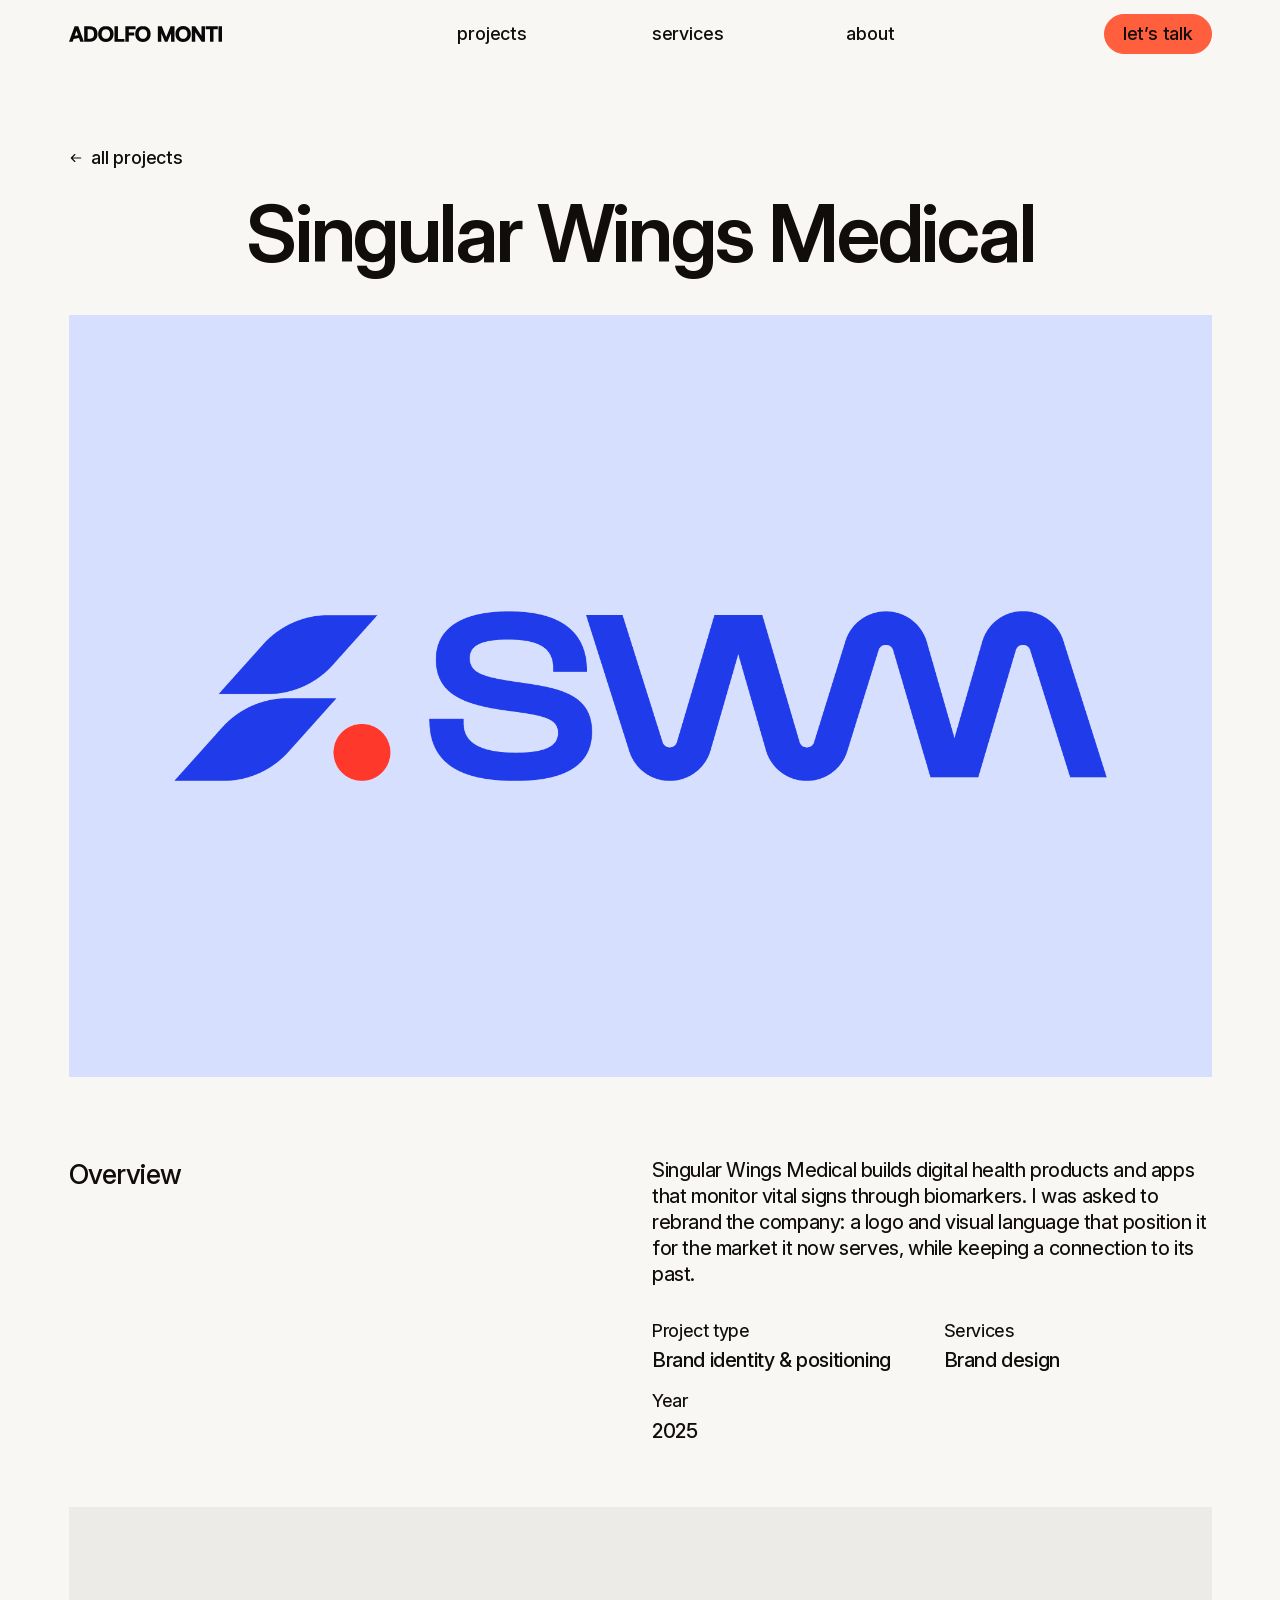
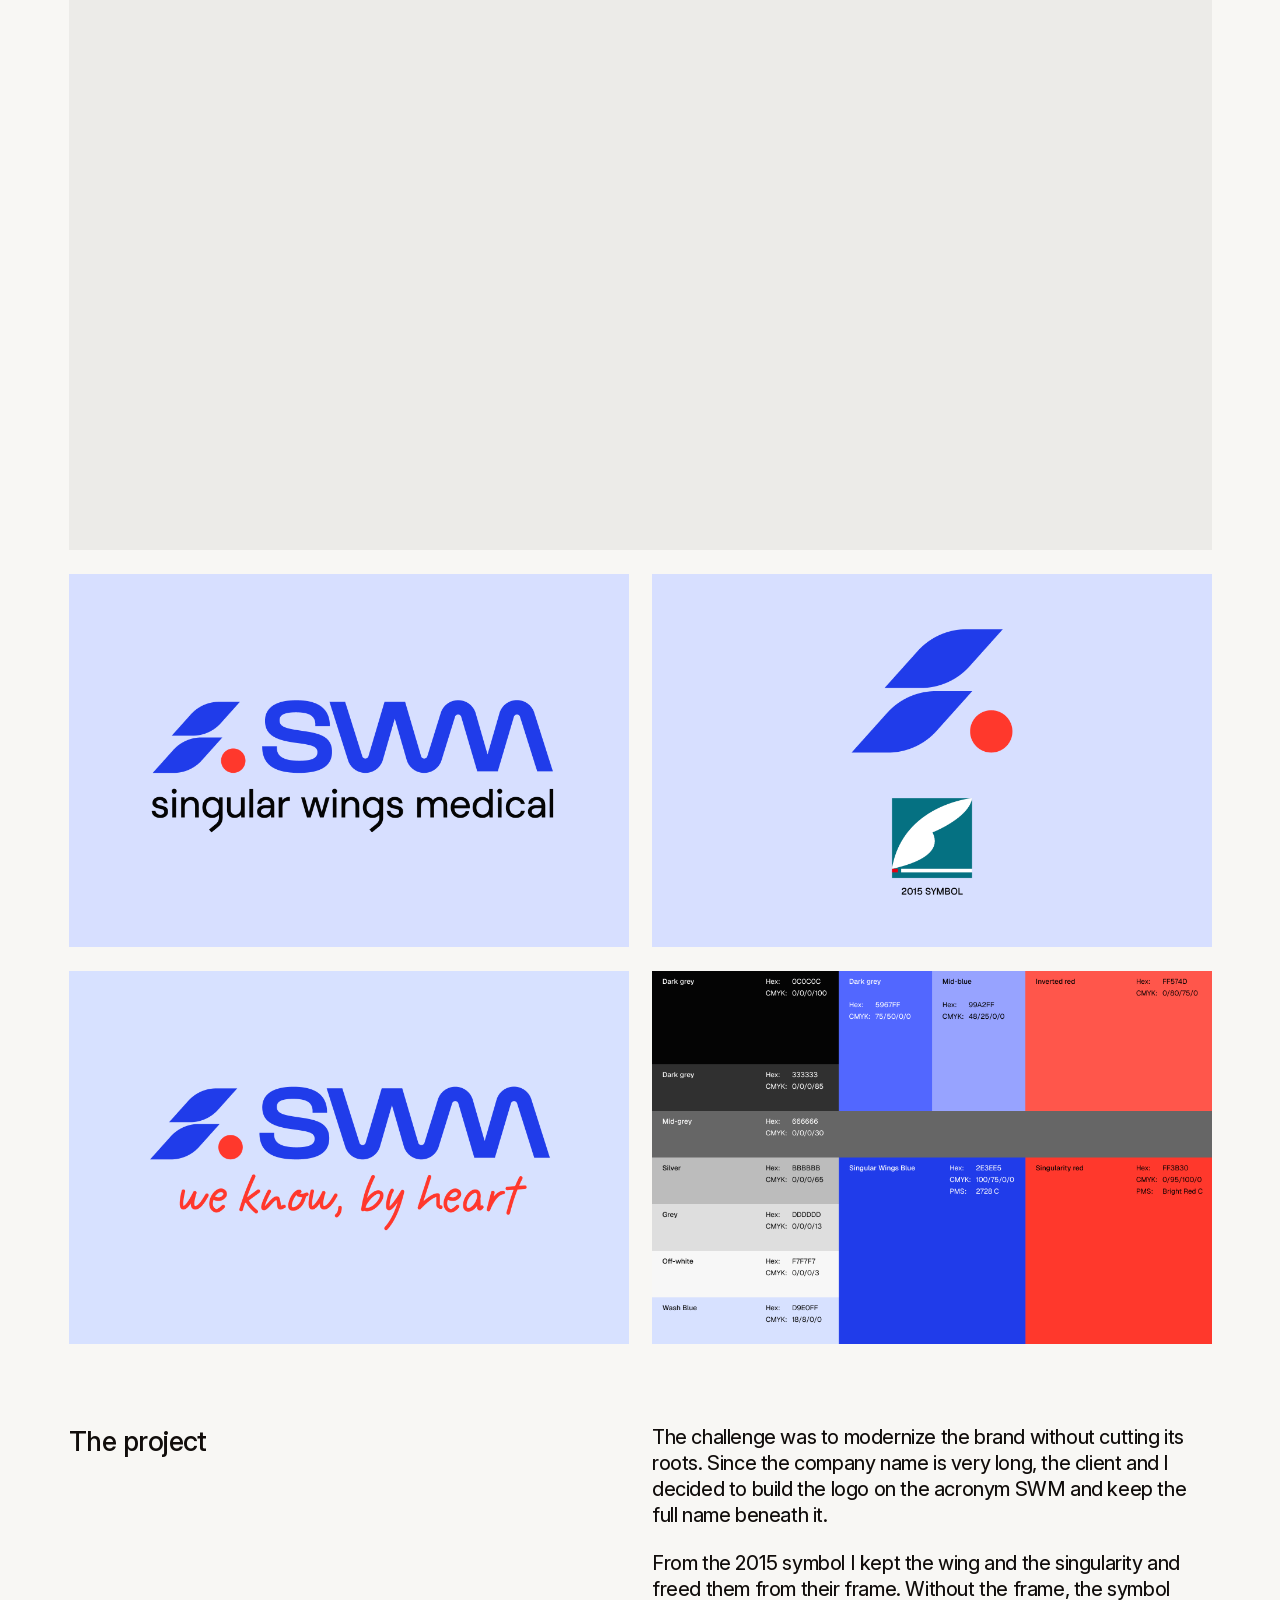
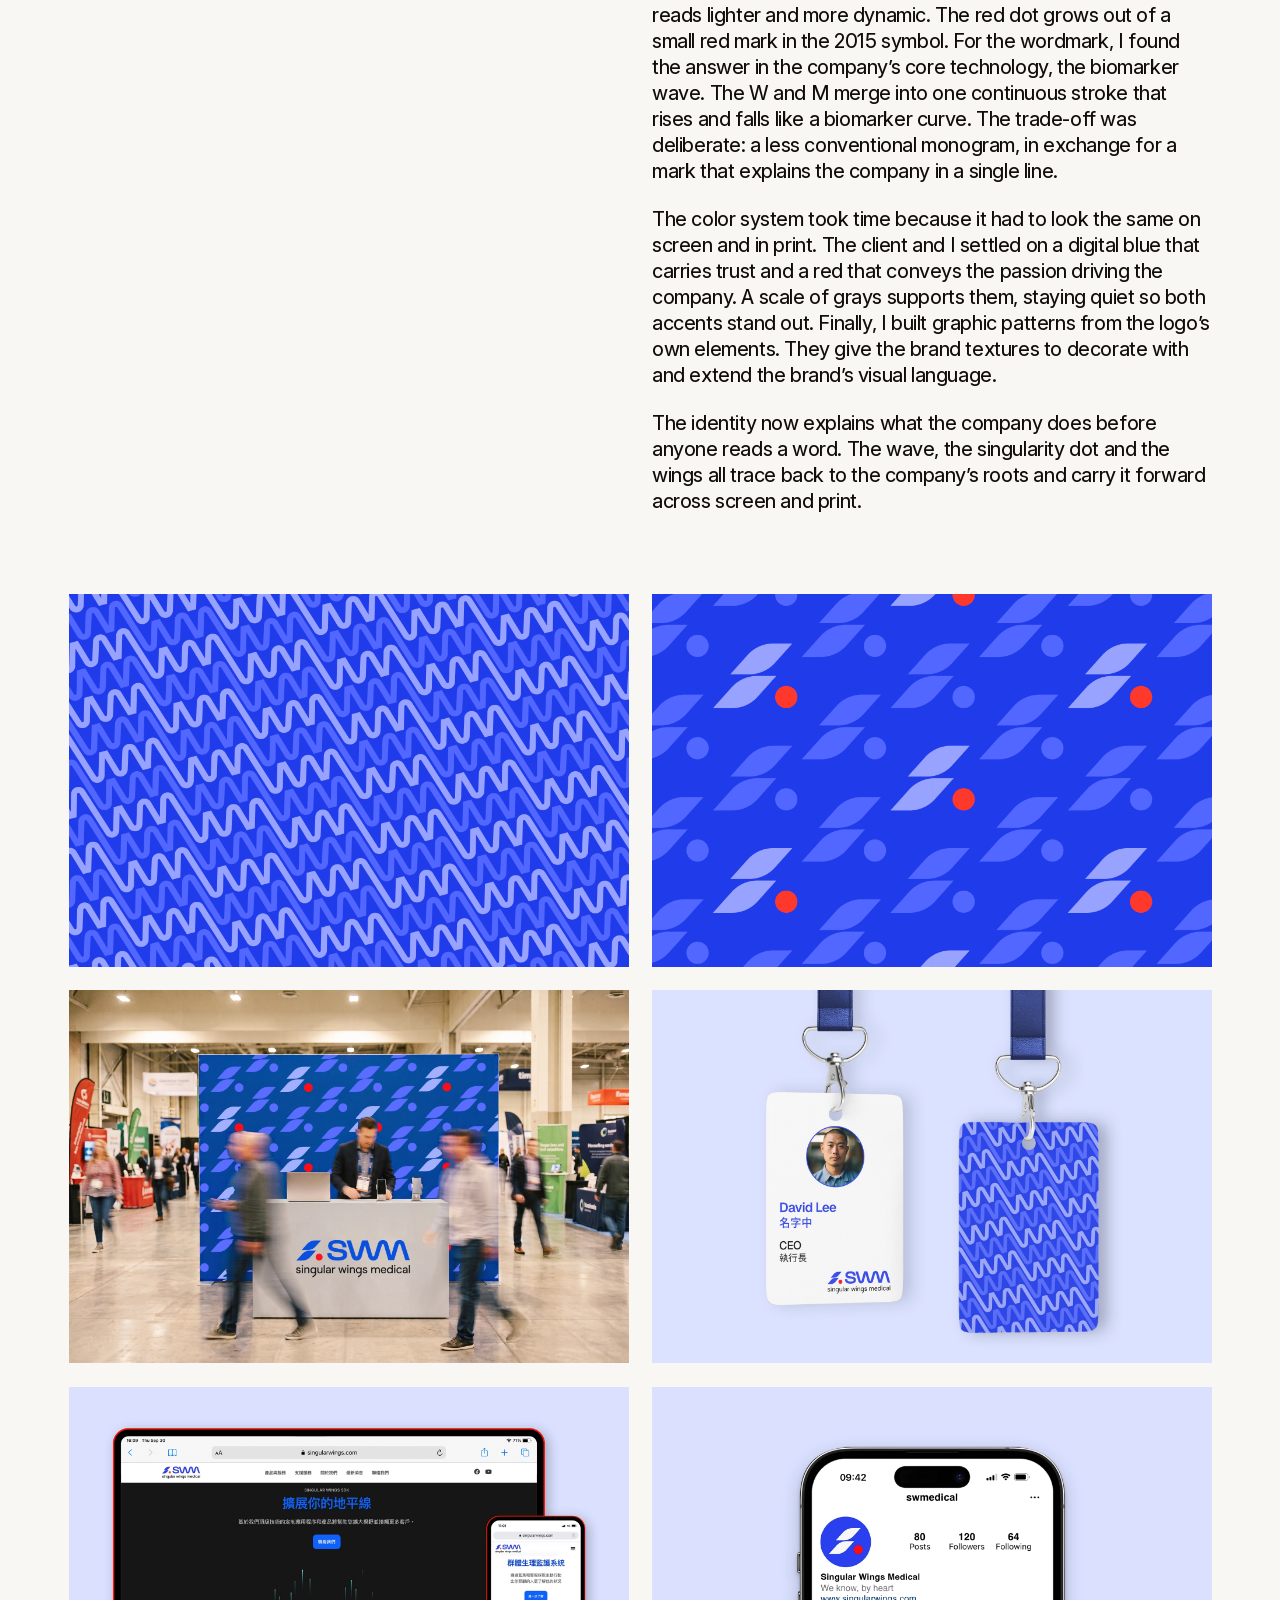
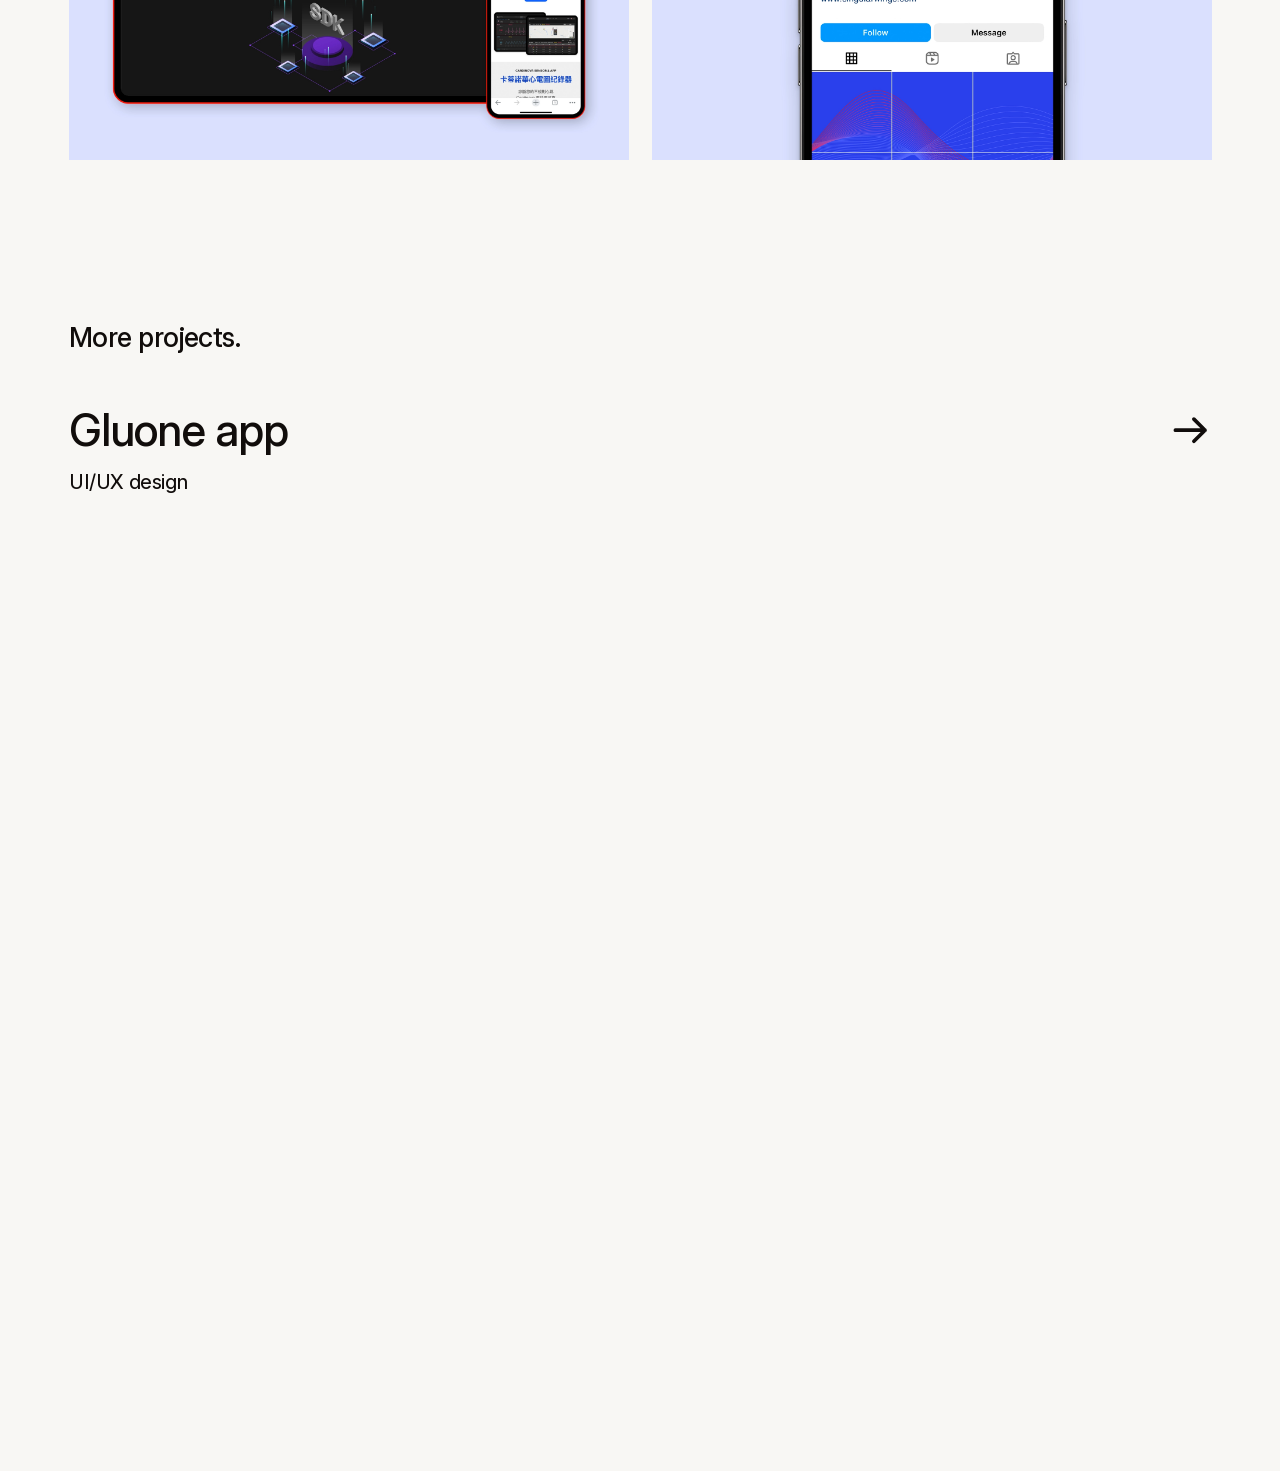
<file: projects/singular-wings-medical/singular-wings-medical.html>
<!doctype html>
<html lang="en">
<head>
  <meta charset="utf-8">
  <meta name="viewport" content="width=device-width, initial-scale=1">
  <script>document.documentElement.classList.add('js');</script>

  <title>Singular Wings Medical — Brand Identity Case Study | Adolfo Monti</title>
  <meta name="description" content="Brand identity for Singular Wings Medical: a new SWM logo, biomarker-wave wordmark, color system and graphic patterns for a digital health company.">
  <link rel="canonical" href="https://adomonti.com/projects/singular-wings-medical/singular-wings-medical.html">
  <meta name="theme-color" content="#FAF7F0">

  <!-- Open Graph / social -->
  <meta property="og:type" content="article">
  <meta property="og:site_name" content="Adolfo Monti">
  <meta property="og:title" content="Singular Wings Medical — Brand Identity Case Study | Adolfo Monti">
  <meta property="og:description" content="Brand identity for Singular Wings Medical: a new SWM logo, biomarker-wave wordmark, color system and graphic patterns for a digital health company.">
  <meta property="og:url" content="https://adomonti.com/projects/singular-wings-medical/singular-wings-medical.html">
  <meta property="og:image" content="https://adomonti.com/assets/img/og/og-singular-wings-medical.jpg">
  <meta name="twitter:card" content="summary_large_image">
  <meta property="og:image:width" content="1200">
  <meta property="og:image:height" content="630">

  <link rel="icon" href="../../favicon.ico" sizes="48x48">
  <link rel="icon" href="../../favicon-32x32.png" type="image/png" sizes="32x32">
  <link rel="icon" href="../../favicon-16x16.png" type="image/png" sizes="16x16">
  <link rel="apple-touch-icon" href="../../apple-touch-icon.png">
  <link rel="manifest" href="../../site.webmanifest">

  <!-- Inter variable font, self-hosted (see @font-face in css/adomonti.css) -->
  <link rel="preload" href="../../assets/fonts/InterVariable.woff2" as="font" type="font/woff2" crossorigin>
  <!-- Bootstrap 5.3 -->
  <link rel="stylesheet" href="https://cdn.jsdelivr.net/npm/bootstrap@5.3.8/dist/css/bootstrap.min.css">
  <!-- Custom styles (loaded last so they override Bootstrap) -->
  <link rel="stylesheet" href="../../css/adomonti.css">
</head>
<body>
  <a class="skip-link" href="#main">Skip to content</a>

  <!-- ===================== HEADER ===================== -->
  <header class="site-header">
    <div class="site-container h-100">
      <div class="site-header__inner">
        <a class="brand" href="../../index.html" aria-label="Adolfo Monti — home">
          <img src="../../assets/img/adolfo-monti.svg" width="154" height="16" alt="Adolfo Monti">
        </a>

        <nav class="site-nav" aria-label="Primary">
          <a class="site-nav__link" href="../../index.html#projects" aria-current="page">projects</a>
          <a class="site-nav__link" href="../../index.html#services">services</a>
          <a class="site-nav__link" href="../../index.html#about">about</a>
          <a class="btn-signal" href="#contact">let’s talk</a>
        </nav>

        <button class="menu-toggle" type="button" aria-expanded="false" aria-controls="mobile-menu">
          <span class="menu-toggle__label">menu</span>
        </button>
      </div>
    </div>
  </header>

  <!-- Mobile overlay menu -->
  <div class="mobile-menu" id="mobile-menu">
    <nav class="mobile-menu__nav" aria-label="Mobile">
      <ul class="mobile-menu__list">
        <li><a href="../../index.html#projects">projects</a></li>
        <li><a href="../../index.html#services">services</a></li>
        <li><a href="../../index.html#about">about</a></li>
      </ul>
      <div class="mobile-menu__bottom">
        <a class="btn-signal btn-lg-pill" href="#contact">let’s talk</a>
        <ul class="mobile-menu__social">
          <li><a href="https://www.linkedin.com/in/adolfomonti/" rel="noopener me">LinkedIn</a></li>
          <li><a href="https://dribbble.com/adolfomonti" rel="noopener me">Dribbble</a></li>
          <li><a href="https://www.behance.net/AdolfoMonti" rel="noopener me">Behance</a></li>
        </ul>
      </div>
    </nav>
  </div>

  <div class="page">
    <main id="main">
    <article class="case-study">

      <!-- ===================== PROJECT HEADER ===================== -->
      <header class="project-header site-container">
        <a class="back-link" href="../../index.html#projects" data-reveal><svg width="14" height="14" viewBox="0 0 24 24" fill="none" stroke="currentColor" stroke-width="2" stroke-linecap="round" stroke-linejoin="round" aria-hidden="true"><path d="M20 12H4M10 6l-6 6 6 6"/></svg> all projects</a>
        <h1 class="project-title" data-reveal data-reveal-delay="80">Singular Wings Medical</h1>
      </header>

      <section class="project-hero site-container" aria-label="Project hero">
        <figure class="media-block" data-reveal><img src="01-swm-hero.webp" width="1920" height="1280" fetchpriority="high" decoding="async" alt="Singular Wings Medical brand identity, logo and visual system"></figure>
      </section>

      <section class="module site-container" aria-labelledby="overview">
        <div class="row split">
          <div class="col-12 col-lg-6"><h2 class="section-label" id="overview" data-reveal>Overview</h2></div>
          <div class="col-12 col-lg-6 split__body" data-reveal data-reveal-delay="100">
              <p>Singular Wings Medical builds digital health products and apps that monitor vital signs through biomarkers. I was asked to rebrand the company: a logo and visual language that position it for the market it now serves, while keeping a connection to its past.</p>
              <dl class="project-meta">
                <div><dt>Project type</dt><dd>Brand identity &amp; positioning</dd></div>
                <div><dt>Services</dt><dd>Brand design</dd></div>
                <div><dt>Year</dt><dd>2025</dd></div>
              </dl>
          </div>
        </div>
      </section>

      <section class="module module--media site-container" aria-label="Project visuals">
        <div class="row media-grid">
          <div class="col-12">
            <figure class="media-block media-block--video" data-reveal>
              <video muted loop playsinline autoplay preload="metadata" width="1920" height="1080" aria-label="Singular Wings Medical logo reveal animation">
                <source src="02-swm-logo-reveal-1280.mp4" type="video/mp4" media="(max-width: 991.98px)">
                <source src="02-swm-logo-reveal.mp4" type="video/mp4">
              </video>
            </figure>
          </div>
          <div class="col-12 col-md-6">
            <figure class="media-block" data-reveal><img src="03-swm-logo-full.webp" width="1920" height="1280" loading="lazy" decoding="async" alt="Singular Wings Medical full logo"></figure>
          </div>
          <div class="col-12 col-md-6">
            <figure class="media-block" data-reveal data-reveal-delay="100"><img src="04-swm-symbol.webp" width="1920" height="1280" loading="lazy" decoding="async" alt="Singular Wings Medical symbol"></figure>
          </div>
          <div class="col-12 col-md-6">
            <figure class="media-block" data-reveal><img src="05-swm-logo-tagline.webp" width="1920" height="1280" loading="lazy" decoding="async" alt="Singular Wings Medical logo with tagline"></figure>
          </div>
          <div class="col-12 col-md-6">
            <figure class="media-block" data-reveal data-reveal-delay="100"><img src="05-swm-branding-colors.webp" width="1920" height="1280" loading="lazy" decoding="async" alt="Singular Wings Medical brand color palette"></figure>
          </div>
        </div>
      </section>

      <section class="module site-container" aria-labelledby="project">
        <div class="row split">
          <div class="col-12 col-lg-6"><h2 class="section-label" id="project" data-reveal>The project</h2></div>
          <div class="col-12 col-lg-6 split__body" data-reveal data-reveal-delay="100">
              <p>The challenge was to modernize the brand without cutting its roots. Since the company name is very long, the client and I decided to build the logo on the acronym SWM and keep the full name beneath it.</p>
              <p>From the 2015 symbol I kept the wing and the singularity and freed them from their frame. Without the frame, the symbol reads lighter and more dynamic. The red dot grows out of a small red mark in the 2015 symbol. For the wordmark, I found the answer in the company’s core technology, the biomarker wave. The W and M merge into one continuous stroke that rises and falls like a biomarker curve. The trade-off was deliberate: a less conventional monogram, in exchange for a mark that explains the company in a single line.</p>
              <p>The color system took time because it had to look the same on screen and in print. The client and I settled on a digital blue that carries trust and a red that conveys the passion driving the company. A scale of grays supports them, staying quiet so both accents stand out. Finally, I built graphic patterns from the logo’s own elements. They give the brand textures to decorate with and extend the brand’s visual language.</p>
              <p>The identity now explains what the company does before anyone reads a word. The wave, the singularity dot and the wings all trace back to the company’s roots and carry it forward across screen and print.</p>
          </div>
        </div>
      </section>

      <section class="module module--media site-container" aria-label="Project visuals">
        <div class="row media-grid">
          <div class="col-12 col-md-6">
            <figure class="media-block" data-reveal><img src="06-swm-branding-pattern-a.webp" width="1920" height="1280" loading="lazy" decoding="async" alt="Singular Wings Medical brand pattern, version A"></figure>
          </div>
          <div class="col-12 col-md-6">
            <figure class="media-block" data-reveal data-reveal-delay="100"><img src="08-swm-branding-pattern-b.webp" width="1920" height="1280" loading="lazy" decoding="async" alt="Singular Wings Medical brand pattern, version B"></figure>
          </div>
          <div class="col-12 col-md-6">
            <figure class="media-block" data-reveal><img src="09-swm-branding-booth.webp" width="1920" height="1280" loading="lazy" decoding="async" alt="Singular Wings Medical brand applied to a trade show booth"></figure>
          </div>
          <div class="col-12 col-md-6">
            <figure class="media-block" data-reveal data-reveal-delay="100"><img src="10-swm-branding-badge.webp" width="1920" height="1280" loading="lazy" decoding="async" alt="Singular Wings Medical brand applied to an event badge"></figure>
          </div>
          <div class="col-12 col-md-6">
            <figure class="media-block" data-reveal><img src="11-swm-branding-website.webp" width="1920" height="1280" loading="lazy" decoding="async" alt="Singular Wings Medical brand applied to the website"></figure>
          </div>
          <div class="col-12 col-md-6">
            <figure class="media-block" data-reveal data-reveal-delay="100"><img src="12-swm-branding-instagram.webp" width="1920" height="1280" loading="lazy" decoding="async" alt="Singular Wings Medical brand applied to Instagram posts"></figure>
          </div>
        </div>
      </section>

    </article>

      <!-- ===================== MORE PROJECTS ===================== -->
      <aside class="more-projects site-container" aria-labelledby="more-title">
        <h2 class="section-label" id="more-title" data-reveal>More projects.</h2>
        <a class="more-projects__link" href="../gluone-app/gluone-app.html" data-reveal data-reveal-delay="100">
          <span>
            <span class="more-projects__title d-block">Gluone app</span>
            <span class="more-projects__type d-block">UI/UX design</span>
          </span>
          <svg class="more-projects__arrow" width="32" height="32" viewBox="0 0 24 24" fill="none" stroke="currentColor" stroke-width="1.75" stroke-linecap="round" stroke-linejoin="round" aria-hidden="true"><path d="M4 12h16M14 6l6 6-6 6"/></svg>
        </a>
      </aside>
    </main>
  </div>

  <!-- ===================== FOOTER (fixed, revealed as the page scrolls away) ===================== -->
  <footer class="site-footer" id="contact">
    <div class="site-footer__inner site-container">
      <div class="footer-main">
        <h2 class="section-label">let’s talk</h2>

        <div class="row footer-cta">
          <div class="col-12 col-lg-6">
            <p class="statement footer-statement">Let’s talk about your project</p>
          </div>
          <div class="col-12 col-lg-6">
            <p class="footer-cta__text">Drop an email or book a call.<br class="d-none d-md-inline"> We’ll talk through your product or idea and where I can help most.</p>
            <!-- Availability: show ONE of the two. To switch, add the `hidden` attribute to the visible one and remove it from the other. -->
            <p class="status status--available"><span class="status__dot" aria-hidden="true"></span>Available for work</p>
            <p class="status status--unavailable" hidden><span class="status__dot" aria-hidden="true"></span>Not available for work</p>
            <div class="footer-actions">
              <!-- The email address is assembled by js/main.js so it is not in the HTML. -->
              <a class="btn-signal btn-lg-pill" href="https://cal.com/adolfomonti" rel="noopener">Book a 30-minute call</a>
              <a class="btn-ghost btn-lg-pill" href="#contact" data-email-user="hello" data-email-domain="adomonti.com">Send an email</a>
              <p class="footer-actions__note">Reply within 2 working days</p>
              <noscript><p class="footer-actions__note">Email: hello [at] adomonti [dot] com</p></noscript>
            </div>
          </div>
        </div>
      </div>

      <div class="row footer-bottom">
        <div class="col-12 col-lg-6 order-2 order-lg-1">
          <p>All rights reserved,<br>Adolfo Monti ©2026</p>
        </div>
        <div class="col-12 col-lg-6 order-1 order-lg-2">
          <ul class="footer-social">
            <li><a href="https://www.linkedin.com/in/adolfomonti/" rel="noopener me">LinkedIn</a></li>
            <li><a href="https://dribbble.com/adolfomonti" rel="noopener me">Dribbble</a></li>
            <li><a href="https://www.behance.net/AdolfoMonti" rel="noopener me">Behance</a></li>
          </ul>
        </div>
        <a class="to-top" href="#top" aria-label="Back to top" title="Back to top"><svg width="20" height="20" viewBox="0 0 16 16" fill="none" stroke="currentColor" stroke-width="1.5" stroke-linecap="round" stroke-linejoin="round" aria-hidden="true"><path d="M8 13V3M3.5 7.5L8 3l4.5 4.5"/></svg></a>
      </div>
    </div>
  </footer>

  <script src="../../js/main.js" defer></script>
</body>
</html>
</file>
<file: css/adomonti.css>
/* ==========================================================================
   adomonti.css — Adolfo Monti portfolio
   Loaded AFTER Bootstrap 5.3, so it overrides Bootstrap's CSS variables.

   How this file is organised
   - Every value that repeats lives in a token (section 1): colors, type scale, weights,
     letter-spacing, line-heights, spacing steps, page rhythm.
   - Tokens that differ between phones and tablet/desktop are redefined once, in the
     768px media query of section 1 — components just use the token.
   - Each component keeps its base rule and its breakpoint rules together, base first.
     (A rule placed ABOVE the rule it overrides is silently ignored — keep this order.)
   - Breakpoints: phones < 768px · tablet 768–991px · desktop >= 992px (full navigation).

   Contents
   0.  Font
   1.  Design tokens
   2.  Base
   3.  Typography
   4.  Layout helpers
   5.  Header + mobile menu
   6.  Buttons
   7.  Hero
   8.  Project cards (home)
   9.  Services
   10. About
   11. Case-study pages
   12. Sticky-reveal footer
   13. Custom cursor
   14. Scroll reveals
   14b. 404 page
   15. Reduced motion
   ========================================================================== */


/* ==========================================================================
   0. FONT
   Inter variable, self-hosted (SIL Open Font License). One file covers weights 100-900
   and the optical-size axis. Source: https://rsms.me/inter/font-files/InterVariable.woff2
   ========================================================================== */
@font-face {
  font-family: "InterVariable";
  font-style: normal;
  font-weight: 100 900;
  font-display: swap;
  src: url("../assets/fonts/InterVariable.woff2") format("woff2");
}


/* ==========================================================================
   1. DESIGN TOKENS
   ========================================================================== */
:root {
  /* ---- Colors: neutral ramp ---- */
  --g10:  #F8F7F4; /* Paper    — page background */
  --g20:  #ECEBE8; /* Vellum   — cards and surfaces */
  --g30:  #DADADA; /* Plaster  — hairlines and dividers */
  --g40:  #B8B8B8; /* Pewter   — hairlines on paper; secondary text on ink */
  --g50:  #8B8B8B; /* Zinc     — input borders and icons */
  --g60:  #666461; /* Graphite — secondary text */
  --g80:  #2F2D2B; /* Charcoal — raised surface on dark */
  --g100: #110D0B; /* Ink      — body text (a very slight warm black) */
  --black: #080808; /* Pure black — footer background only */

  /* ---- Colors: accent ---- */
  --signal:       #FF5F3D; /* Buttons, dots and highlights (always with g100 text) */
  --signal-hover: #F0563A; /* Hover / pressed fills (g100 text) */
  --signal-deep:  #B2371A; /* Text links on hover, focus rings (light backgrounds) */
  --marker:       #7A28CB; /* ::selection background (g10 text) */
  --status-ok:    #6FE37B; /* "Available for work" dot (not part of the brand palette) */

  /* ---- Font weights ---- */
  --fw-text:     450; /* paragraphs, lists, tags */
  --fw-medium:   500; /* labels, statements, nav, buttons */
  --fw-card:     450; /* project card titles */
  --fw-link:     var(--fw-text); /* text links */
  --fw-semibold: 600; /* group titles */
  --fw-bold:     700; /* display titles */

  /* ---- Letter-spacing ---- */
  --ls-ui:      -0.01em; /* nav, buttons, small UI text */
  --ls-text:    -0.02em; /* paragraphs, labels, titles */
  --ls-list:    -0.015em; /* list rows (kept as designed) */
  --ls-heading: -0.03em; /* default headings, hero tagline */

  /* ---- Line-heights ---- */
  --lh-display: 0.9;
  --lh-heading: 1.2;  /* statements, card titles, tagline */
  --lh-text:    1.3;  /* paragraphs, labels */
  --lh-ui:      1.35; /* nav, buttons, tags */
  --lh-title:   1.4;  /* group titles */

  /* ---- Spacing steps (multiples of 4/8) ---- */
  --space-4:  0.25rem;
  --space-8:  0.5rem;
  --space-12: 0.75rem;
  --space-16: 1rem;
  --space-24: 1.5rem;
  --space-32: 2rem;
  --space-40: 2.5rem;
  --space-48: 3rem;

  /* ---- Type scale (fluid) — clamp(min, preferred, max): rem + vw grows smoothly with the viewport ---- */
  --fs-nav:     1.125rem;                                      /* 18px     nav links + buttons (all sizes) */
  --fs-body:    clamp(1.0625rem, 0.95rem + 0.4vw, 1.25rem);    /* 17→20px  base text, list rows */
  --fs-copy:    clamp(1.125rem, 0.95rem + 0.4vw, 1.25rem);     /* 18→20px  paragraphs */
  --fs-small:   clamp(0.875rem, 0.82rem + 0.2vw, 1rem);        /* 14→16px  badge, notes */
  --fs-tag:     clamp(0.875rem, 0.75rem + 0.5vw, 1.125rem);    /* 14→18px  card tags */
  --fs-card:    clamp(1.0625rem, 0.9rem + 0.7vw, 1.5rem);      /* 17→24px  project card titles */
  --fs-title:   clamp(1.25rem, 0.9rem + 0.7vw, 1.5rem);        /* 20→24px  group titles */
  --fs-label:   clamp(1.25rem, 1rem + 0.9vw, 1.75rem);         /* 20→28px  section labels */

  /* Phones (< 768px) — statements, hero tagline, hero title */
  --fs-statement: clamp(1.5rem, 7.5vw, 1.75rem);               /* 24→28px */
  --fs-tagline:   clamp(1.375rem, 0.87rem + 2.58vw, 2.4rem);   /* 22px → 24px at 393 → 35px at 820 → 38px at 991; desktop redefined at 992px */
  --fs-display:   min(9rem, max(clamp(2.5rem, 18.46vw, 4.5rem), 9.4vw + 0.55rem)); /* 72px up to ~670px wide ("DESIGNER" must fit), then grows to 144px at 1440px */
  --ls-statement: -0.03em;
  --ls-display:   -0.04em;
  --par-gap:      0.75rem;                                     /* between paragraphs */

  /* ---- Layout ---- */
  --page-gutter: clamp(1.25rem, 0.534rem + 3.05vw, 2rem);      /* side space: 20px at 375px → 32px at 767px (padding only, no extra margin) */
  --grid-gap:    clamp(1rem, 0.6rem + 1.1vw, 1.5rem);          /* 16→24px column gutter */
  --header-h:    3.5rem;                                       /* 56px phones/tablet: 20px above and below the 16px logo */

  /* Vertical rhythm: every section has --section-pad above AND below it, so two sections are 2x apart */
  --section-pad:   clamp(3rem, 1.5rem + 4.1vw, 5rem);          /* 48→80px */
  --section-space: calc(var(--section-pad) * 2);               /* 96→160px */
  --label-gap:     clamp(2.5rem, 0.5rem + 5.2vw, 5rem);        /* 40→80px  label → content */
  --block-gap:     clamp(2.5rem, 1rem + 5.8vw, 6rem);          /* 40→96px  statement → content */

  /* ---- Motion ---- */
  --ease-out: cubic-bezier(0.22, 0.8, 0.24, 1);
  --t-img: 900ms;

  /* ---- Set by js/main.js: height of the fixed footer ---- */
  --footer-h: 0px;

  /* ---- Bootstrap variable overrides ---- */
  --bs-body-bg: var(--g10);
  --bs-body-color: var(--g100);
  --bs-body-font-family: InterVariable, Inter, sans-serif;
  --bs-body-font-size: var(--fs-body);
  --bs-body-line-height: 1.45;
  --bs-link-color: var(--signal-deep);
  --bs-link-hover-color: var(--g100);
  --bs-border-color: var(--g30);
  --bs-gutter-x: var(--grid-gap);
}



/* Tablet and up: larger statement / tagline / title, looser tracking, paragraph gap relative to the text */
@media (min-width: 768px) {
  :root {
    --fs-statement: clamp(1.625rem, 1rem + 2.22vw, 3rem);      /* 26→48px */
    --ls-statement: -0.02em;
    --ls-display:   -0.03em;
    --par-gap:      1.1em;
    --page-gutter:  clamp(2rem, 7.14vw - 1.43rem, 5rem);       /* side space: 32px at 768px → 80px at 1440px */
  }
}
@media (min-width: 992px) { :root { --header-h: 4.25rem; --fs-tagline: clamp(1.375rem, 1rem + 1.74vw, 2.5rem); } } /* 68px header; tagline 33px at 992 → 40px at 1440 */

/* Inter — official "web use" CSS (rsms.me/inter); the font file itself is self-hosted via @font-face above. */
:root {
  font-family: Inter, sans-serif;
  font-feature-settings: 'liga' 1, 'calt' 1; /* fix for Chrome */
}
@supports (font-variation-settings: normal) {
  :root { font-family: InterVariable, sans-serif; }
}


/* ==========================================================================
   2. BASE
   ========================================================================== */
html {
  scroll-behavior: smooth;
  scroll-padding-top: calc(var(--header-h) + 1rem);
  -webkit-text-size-adjust: 100%;
}

body {
  font-family: var(--bs-body-font-family);
  font-optical-sizing: auto; /* Inter 4: large text automatically uses the finer "Display" letterforms */
  font-feature-settings: 'liga' 1, 'calt' 1;
  letter-spacing: var(--ls-ui);
  background: var(--g10);
  color: var(--g100);
  -webkit-font-smoothing: antialiased;
  -moz-osx-font-smoothing: grayscale;
  overflow-x: hidden;
}
body.menu-open { overflow: hidden; }

::selection { background: var(--marker); color: var(--g10); }

img, video { display: block; max-width: 100%; }
a { color: inherit; text-decoration: none; }

:focus-visible {
  outline: 2px solid var(--signal-deep);
  outline-offset: 3px;
  border-radius: 4px;
}

.skip-link {
  position: fixed; left: var(--page-gutter); top: 0.75rem; z-index: 1000;
  padding: var(--space-8) var(--space-16); background: var(--g100); color: var(--g10); border-radius: 999px;
  transform: translateY(-200%);
}
.skip-link:focus { transform: none; }

/* The page wrapper sits ABOVE the fixed footer and scrolls over it. */
.page {
  position: relative;
  z-index: 1;
  background: var(--g10);
  margin-bottom: var(--footer-h); /* reserves the scroll distance that reveals the footer */
}


/* ==========================================================================
   3. TYPOGRAPHY
   Headings get no size here: every heading on the site sets its own through a class.
   ========================================================================== */
h1, h2, h3, h4 { margin: 0; font-weight: var(--fw-semibold); letter-spacing: var(--ls-heading); line-height: 1.05; }
p { margin: 0 0 1.1em; }
p:last-child { margin-bottom: 0; }

/* Hero title */
.display-1 {
  font-size: var(--fs-display);
  font-weight: var(--fw-bold);
  line-height: var(--lh-display);
  letter-spacing: var(--ls-display);
  text-transform: uppercase;
}

/* Section label: "projects.", "Overview", "The project" */
.section-label {
  font-size: var(--fs-label);
  font-weight: var(--fw-medium);
  letter-spacing: var(--ls-text);
  line-height: var(--lh-text);
}

/* Large statement under a section label */
.statement {
  font-size: var(--fs-statement);
  font-weight: var(--fw-medium);
  letter-spacing: var(--ls-statement);
  line-height: var(--lh-heading);
  margin: var(--label-gap) 0 0;
}
/* Desktop: statements span 7 columns but never get wider than they are at 1440px (about 15.5 x the font size),
   so on very large screens they keep their 2-3 line shape instead of stretching into one long line. */
@media (min-width: 992px) { .statement { max-width: 15.5em; } }

/* Running text: one spec for every paragraph block (services, about, case studies, footer).
   Paragraphs inside a block are separated by --par-gap. */
.service-group__text,
.about__text,
.split__body,
.footer-cta__text {
  font-size: var(--fs-copy);
  font-weight: var(--fw-text);
  line-height: var(--lh-text);
  letter-spacing: var(--ls-text);
}
.about__text p, .split__body p { margin: 0; }
.about__text p + p, .split__body p + p { margin-top: var(--par-gap); }


/* ==========================================================================
   4. LAYOUT HELPERS
   ========================================================================== */
/* Full-bleed container with fluid side margins; Bootstrap's .row/.col-* give the 12-col grid. */
.site-container {
  width: 100%;
  max-width: none; /* full width: no side margins on large screens */
  margin-inline: 0;
  padding-inline: var(--page-gutter);
}

.section { padding-block: var(--section-pad); }
.section__body { margin-top: var(--block-gap); }

/* "Label left, content right" two-column pattern: label on cols 1-6, content on cols 7-12 */
.split { row-gap: var(--space-24); }


/* ==========================================================================
   5. HEADER + MOBILE MENU
   ========================================================================== */
.site-header {
  position: fixed;
  inset: 0 0 auto 0;
  z-index: 300;
  height: var(--header-h);
  background: var(--g10);
  transition: transform 500ms var(--ease-out);
}
.site-header.is-hidden { transform: translate3d(0, -100%, 0); }

.site-header__inner {
  height: 100%;
  display: grid;
  grid-template-columns: repeat(12, minmax(0, 1fr));
  column-gap: var(--grid-gap);
  align-items: center;
}

.brand { grid-column: 1 / span 6; display: inline-flex; align-items: center; justify-self: start; }
.brand img { height: 16px; width: auto; } /* 16px tall, width scales proportionally (≈154px) */

.site-nav { display: none; } /* full navigation from 992px up (below) */

/* "menu" / "close" pill: outlined, same type as the nav links */
.menu-toggle {
  grid-column: 9 / -1; justify-self: end;
  display: inline-flex; align-items: center; justify-content: center;
  padding: 0.3rem var(--space-16); border: 1px solid var(--g100); border-radius: 999px; background: transparent;
  color: var(--g100); cursor: pointer;
  font-size: var(--fs-nav); font-weight: var(--fw-medium); letter-spacing: var(--ls-ui); line-height: var(--lh-ui);
}

/* Mobile overlay menu (sits under the header so the logo and the "close" pill stay visible).
   Stacked links between hairlines at the top; "let's talk" + social links grouped at the bottom. */
.mobile-menu {
  position: fixed; inset: 0; z-index: 250;
  background: var(--g10);
  display: flex; flex-direction: column;
  padding: calc(var(--header-h) + var(--space-24)) var(--page-gutter) calc(var(--section-pad) / 2);
  opacity: 0; visibility: hidden;
  transition: opacity 400ms var(--ease-out), visibility 0s linear 400ms;
  overflow-y: auto;
}
.menu-open .mobile-menu { opacity: 1; visibility: visible; transition-delay: 0s; }
.mobile-menu__nav { flex: 1; display: flex; flex-direction: column; }

.mobile-menu__list { list-style: none; margin: 0; padding: 0; border-bottom: 1px solid var(--g40); }
.mobile-menu__list li { border-top: 1px solid var(--g40); }
.mobile-menu__list a {
  display: block; padding: 1.1rem 0; /* ≈ 66px rows */
  /* same style as the section statements */
  font-size: var(--fs-statement); font-weight: var(--fw-medium); letter-spacing: var(--ls-statement); line-height: var(--lh-heading);
}

.mobile-menu__bottom { margin-top: auto; padding-top: var(--space-32); }
.mobile-menu__social {
  list-style: none; margin: var(--space-24) 0 0; padding: var(--space-24) 0 0; border-top: 1px solid var(--g40);
  display: flex; gap: var(--space-40);
  font-size: var(--fs-nav); font-weight: var(--fw-medium); letter-spacing: var(--ls-ui); line-height: var(--lh-ui);
}

/* Entrance: items fade in and rise 20px one after another when the menu opens (same motion as the scroll reveals) */
.mobile-menu__list li, .mobile-menu__bottom {
  opacity: 0; transform: translate3d(0, 20px, 0);
  transition: opacity 600ms var(--ease-out), transform 600ms var(--ease-out);
}
.menu-open .mobile-menu__list li, .menu-open .mobile-menu__bottom { opacity: 1; transform: none; }
.menu-open .mobile-menu__list li:nth-child(1) { transition-delay: 120ms; }
.menu-open .mobile-menu__list li:nth-child(2) { transition-delay: 190ms; }
.menu-open .mobile-menu__list li:nth-child(3) { transition-delay: 260ms; }
.menu-open .mobile-menu__bottom { transition-delay: 330ms; }

/* Desktop: logo on columns 1-4, links start on columns 5 / 7 / 9, button on the right */
@media (min-width: 992px) {
  .brand { grid-column: 1 / span 4; }
  .menu-toggle, .mobile-menu { display: none; }
  .site-nav { display: contents; }
  .site-nav__link {
    font-size: var(--fs-nav); font-weight: var(--fw-medium); letter-spacing: var(--ls-ui); line-height: var(--lh-ui);
    text-align: left; padding: var(--space-8) 0; justify-self: start;
  }
  .site-nav__link:nth-of-type(1) { grid-column: 5 / span 2; }
  .site-nav__link:nth-of-type(2) { grid-column: 7 / span 2; }
  .site-nav__link:nth-of-type(3) { grid-column: 9 / span 2; }
  .site-nav .btn-signal { grid-column: 11 / -1; justify-self: end; }
}


/* ==========================================================================
   6. BUTTONS
   Pill buttons. Signal fills always carry g100 text (brand rule).
   ========================================================================== */
.btn-signal, .btn-ghost {
  display: inline-flex; align-items: center; justify-content: center;
  border-radius: 999px; font-weight: var(--fw-medium); letter-spacing: var(--ls-ui);
  font-size: var(--fs-nav); line-height: var(--lh-ui); white-space: nowrap;
  transition: background-color 250ms ease, color 250ms ease, border-color 250ms ease;
  cursor: pointer;
}
.btn-signal { background: var(--signal); color: var(--g100); border: 1px solid var(--signal); padding: 0.45rem 1.1rem; }
.btn-signal:hover, .btn-signal:active { background: var(--signal-hover); border-color: var(--signal-hover); color: var(--g100); }

.btn-ghost { border: 1px solid var(--g60); color: var(--g10); background: transparent; }
.btn-ghost:hover { background: var(--g10); color: var(--g100); border-color: var(--g10); }

/* Large pill: full width, 56px tall (footer and mobile menu) */
.btn-lg-pill { padding: 0; height: 3.5rem; width: 100%; font-size: var(--fs-nav); }


/* ==========================================================================
   7. HERO
   One viewport tall. Title at the top, tagline at the bottom.
   Portrait screens get a compact hero; phones get an unindented tagline.
   ========================================================================== */
.hero {
  min-height: 100vh;  /* fallback */
  min-height: 100dvh; /* exactly the viewport height; dvh accounts for mobile browser bars */
  padding-top: clamp(7rem, 4rem + 10vw, 9rem); /* 112→144px (includes the fixed header) */
  padding-bottom: var(--section-pad);
  display: flex; flex-direction: column; justify-content: space-between;
  gap: clamp(3rem, 8vw, 7rem);
}
/* Portrait screens (phones, tablets): compact hero that grows slowly with the width, never taller than the screen.
   544px at 393 · 587px at 744 · 597px at 820 · 600px at 844. Landscape and laptops keep the full-height hero. */
@media (orientation: portrait) {
  .hero { min-height: min(100vh, calc(31rem + 12.3vw)); min-height: min(100dvh, calc(31rem + 12.3vw)); }
}

/* Tagline: 6 columns (cols 7-12) on desktop, first line indented, left aligned (not justified: justify stretches the word spacing) */
.hero__tagline {
  font-size: var(--fs-tagline);
  font-weight: var(--fw-medium);
  letter-spacing: var(--ls-heading);
  line-height: var(--lh-heading);
  text-indent: 2.2em;
  margin: 0;
}
.hero__tagline em { font-style: normal; color: var(--signal); }

/* Phones: no indent, so the tagline fills two lines up to the right margin */
@media (max-width: 767.98px) {
  .hero__tagline { text-indent: 0; }
}


/* ==========================================================================
   8. PROJECT CARDS (home grid)
   CMS pattern: <article class="project-card"> … repeats inside .project-grid
   ========================================================================== */
.project-grid { row-gap: clamp(2rem, 4vw, 3.5rem); margin-top: var(--label-gap); }

.project-card a { display: block; }

/* Gap between the project cards: 24px up to 992px, growing to 48px at 1440px (rows use the same value).
   Only this grid; the picture pairs inside case studies keep the 24px grid gap. */
@media (min-width: 768px) {
  .project-grid { --bs-gutter-x: clamp(1.5rem, 5.36vw - 1.825rem, 3rem); row-gap: var(--bs-gutter-x); }
}

/* Landscape phones: two cards across (they stack below 600px and in portrait). */
@media (max-width: 767.98px) and (min-width: 600px) and (orientation: landscape) {
  .project-grid > .project-card { flex: 0 0 auto; width: 50%; }
}

/* Desktop: every second card sits one --block-gap lower (96px at 1440px; works for any number of projects).
   The negative bottom margin keeps row heights unchanged; the grid padding gives the last card room. */
@media (min-width: 992px) {
  .project-grid { padding-bottom: var(--block-gap); }
  .project-card:nth-child(even) { margin-top: var(--block-gap); margin-bottom: calc(-1 * var(--block-gap)); }
}

/* Image container — overflow hidden so the zoomed image stays clipped */
.media-frame {
  position: relative; overflow: hidden; background: var(--g20);
  aspect-ratio: 3 / 2;
}
.media-frame img {
  width: 100%; height: 100%; object-fit: cover;
  transform: scale(1); transform-origin: 50% 50%;
  transition: transform var(--t-img) var(--ease-out);
  will-change: transform;
}
/* Hover: gentle zoom — NO text overlay, titles stay below the image */
@media (hover: hover) {
  .project-card a:hover .media-frame img { transform: scale(1.05); }
}

.project-card__meta {
  display: flex; justify-content: space-between; align-items: baseline; gap: var(--space-16);
  margin-top: var(--space-12); /* gap below the image */
}
.project-card__title { font-size: var(--fs-card); font-weight: var(--fw-card); letter-spacing: var(--ls-text); line-height: var(--lh-heading); }
.project-card__tag   { font-size: var(--fs-tag); color: var(--g100); font-weight: var(--fw-text); letter-spacing: var(--ls-text); line-height: var(--lh-ui); margin: 0; white-space: nowrap; }

/* Tint fallbacks while images load */
.project-card--peach .media-frame { background: #F7E9DE; }
.project-card--grey  .media-frame { background: #EBEBEB; }


/* ==========================================================================
   9. SERVICES
   ========================================================================== */
.service-group + .service-group { margin-top: clamp(2.5rem, 5vw, 3.5rem); }
.service-group__title {
  font-size: var(--fs-title); font-weight: var(--fw-semibold); line-height: var(--lh-title);
  letter-spacing: var(--ls-text); margin-bottom: var(--space-4);
}
.service-group__text { color: var(--g100); margin-bottom: var(--space-24); }

.service-list {
  list-style: none; margin: 0; padding: 0;
  display: flex; flex-direction: column; gap: var(--space-8); /* 8px between items; the 24px above the first item comes from .service-group__text */
}
.service-list li {
  display: flex; align-items: baseline; gap: var(--space-12);
  font-size: var(--fs-body); font-weight: var(--fw-text); letter-spacing: var(--ls-list); line-height: var(--lh-text);
}
.service-list li::before { /* accent dot */
  content: ""; flex: none; width: 0.5rem; height: 0.5rem; border-radius: 50%; background: var(--signal);
  transform: translateY(-0.1em);
}


/* ==========================================================================
   10. ABOUT
   ========================================================================== */
.about__layout { row-gap: var(--space-40); } /* statement → portrait → text */
.about__portrait {
  width: clamp(7rem, 15vw, 13.5rem); /* 112→216px (216px from 1440px up) */
  aspect-ratio: 1; border-radius: 50%; overflow: hidden; background: var(--g20);
}
.about__portrait img { width: 100%; height: 100%; object-fit: cover; }
.about__text { color: var(--g100); }
.about__text p:has(> .text-link) { margin-top: var(--space-24); } /* sets the link apart from the paragraphs */

/* Underlined ink text link with a trailing icon; on hover the line thickens and drops slightly and the link turns deep orange. */
.text-link {
  display: inline-flex; align-items: center; gap: var(--space-4);
  color: var(--g100);
  font-weight: var(--fw-link);
  text-decoration: underline;
  text-decoration-thickness: 1.5px;
  text-underline-offset: 5px;
  transition: color 250ms var(--ease-out), text-decoration-thickness 250ms var(--ease-out), text-underline-offset 250ms var(--ease-out);
}
.text-link svg { flex: none; width: 1em; height: 1em; stroke-width: 1.45; transition: transform 250ms var(--ease-out); } /* icon scales with the text */
@media (hover: hover) {
  .text-link:hover { color: var(--signal-deep); text-decoration-thickness: .1em; text-underline-offset: .25em; }
  .text-link:hover svg { transform: translate(2px, -2px); }
}
.text-link:focus-visible { color: var(--signal-deep); text-decoration-thickness: .1em; text-underline-offset: .25em; }
@media (prefers-reduced-motion: reduce) { .text-link, .text-link svg { transition: none; } }


/* ==========================================================================
   11. CASE-STUDY PAGES
   Same tokens as the home page: section rhythm, label gaps, grid, type styles.
   Column map (desktop): label cols 1-6 · text cols 7-12 · images cols 1-6 / 7-12.
   ========================================================================== */
.project-header { padding-top: calc(var(--header-h) + var(--section-pad)); }

.back-link {
  display: inline-flex; align-items: center; gap: var(--space-8);
  font-size: var(--fs-nav); font-weight: var(--fw-medium); letter-spacing: var(--ls-ui); line-height: var(--lh-ui);
  margin-bottom: 1.25rem; /* 20px between the back link and the title */
}
.back-link svg { transition: transform 300ms var(--ease-out); }
.back-link:hover svg { transform: translateX(-4px); }
@media (max-width: 767.98px) { .back-link { margin-bottom: var(--space-16); } } /* phones: 16px between the back link and the title */

/* Case-study title: 80px at desktop width, 48px on phones */
.project-title {
  font-size: clamp(3rem, 1rem + 5.1vw, 5rem); /* 48px on phones → 80px from ~1250px up */
  font-weight: var(--fw-semibold);
  line-height: 1.05;
  letter-spacing: var(--ls-heading);
  margin-bottom: 0;
}
@media (min-width: 768px) { .project-title { text-align: center; } } /* centered from tablet up, left aligned on phones */

/* Cover picture: sits directly under the title */
.project-hero { margin-top: var(--space-40); } /* 40px between the title and the cover picture */
@media (max-width: 767.98px) { .project-hero { margin-top: var(--space-32); } } /* phones: 32px */

/* Meta (Project type | Services | Year): inside the Overview text column, under the paragraphs (cols 7-12 on desktop).
   Two equal columns = 3 + 3 grid columns with the 24px grid gap; Year drops to a second row. Phones: one column. */
.project-meta { margin: var(--space-32) 0 0; display: grid; grid-template-columns: repeat(2, minmax(0, 1fr)); gap: var(--space-16) var(--grid-gap); }
.project-meta dt {
  font-size: var(--fs-nav); font-weight: var(--fw-text); letter-spacing: var(--ls-text); line-height: var(--lh-ui);
  color: var(--g100);
}
.project-meta dd { /* values: 20px / 130% / 500 / -0.02em */
  font-size: 1.25rem; font-weight: var(--fw-medium); letter-spacing: var(--ls-text); line-height: var(--lh-text);
  margin: var(--space-4) 0 0; /* 4px between label and value */
}
@media (max-width: 767.98px) { .project-meta { grid-template-columns: 1fr; } .project-meta dt { font-size: 1rem; } .project-meta dd { font-size: 1.125rem; } } /* phones: one column, 16px labels, 18px values */

/* Case-study media: source images are 3:2 (1920×1280) and are shown whole at every width */
.media-block { aspect-ratio: 3 / 2; background: var(--g20); overflow: hidden; margin: 0; }
.media-block img, .media-block video { display: block; width: 100%; height: 100%; object-fit: cover; }
.media-block--video { aspect-ratio: 16 / 9; } /* the video is 16:9 at every width */
.media-grid { row-gap: var(--grid-gap); margin-top: var(--grid-gap); }

/* Content modules: label on cols 1-6, text on cols 7-12 (stacked on phones) */
.module { margin-top: var(--section-space); }
.project-hero + .module { margin-top: 5rem; } /* 80px between the hero media and the first module */
@media (max-width: 767.98px) { .project-hero + .module { margin-top: var(--space-40); } } /* phones: 40px between the hero media and the first module */
.module--media { margin-top: 5rem; } /* 80px between a text module and the images that follow */
.module--media + .module { margin-top: 5rem; }
@media (min-width: 768px) { .project-hero + .module + .module--media { margin-top: 4rem; } } /* 64px between the Overview (with the tags) and the pictures */
@media (max-width: 767.98px) { .module--media, .module--media + .module { margin-top: var(--space-40); } } /* phones: 40px between text and images, in both directions */
.module .split { row-gap: var(--label-gap); }

/* "More projects." */
.more-projects { padding-block: 10rem var(--section-pad); } /* 160px (80 + 80) above, section padding below; padding-block only, the side padding comes from .site-container */
@media (max-width: 767.98px) { .more-projects { padding-block: var(--space-48); } } /* phones: 48px above the label and below the link */
.more-projects__link {
  display: flex; justify-content: space-between; align-items: flex-start; gap: var(--space-16);
  margin-top: min(var(--label-gap), 3rem); /* fluid like the other labels, capped at 48px on desktop */
}
.more-projects__title {
  font-size: var(--fs-statement); font-weight: var(--fw-medium); letter-spacing: var(--ls-statement); line-height: var(--lh-heading);
}
.more-projects__type { /* same spec as paragraphs */
  font-size: var(--fs-copy); font-weight: var(--fw-text); letter-spacing: var(--ls-text); line-height: var(--lh-text);
  margin: var(--space-12) 0 0;
}
/* Arrow: same size as the title (48px on desktop, 28px on phones), stroke matched to the title's weight */
.more-projects__arrow { flex: none; width: var(--fs-statement); height: var(--fs-statement); margin-top: calc(var(--fs-statement) * 0.1); /* centers the arrow on the title's first line (line height 1.2) */ stroke-width: 2; transition: transform 400ms var(--ease-out); }
.more-projects__title { transition: color 400ms var(--ease-out); }
@media (hover: hover) {
  .more-projects__link:hover .more-projects__arrow { transform: translateX(16px); } /* the arrow travels 16px toward the next project */
  .more-projects__link:hover .more-projects__title { color: var(--g80); }
}
.more-projects__link:focus-visible .more-projects__arrow { transform: translateX(16px); }


/* ==========================================================================
   12. STICKY-REVEAL FOOTER
   The footer is position: fixed behind the page (z-index 0 vs .page z-index 1).
   .page has margin-bottom = footer height, so scrolling to the end slides the
   page up and uncovers the footer. The footer itself stays still.
   js/main.js sets --footer-h and --reveal (0 -> 1, used for a soft fade-in).

   Layout mirrors the hero: the label sits at the top, everything else is grouped
   at the bottom. Statement on column 1, details on the column-7 axis, same row.
   ========================================================================== */
.site-footer {
  position: fixed; inset: auto 0 0 0; z-index: 0;
  background: var(--black); color: var(--g10);
  display: flex;
  min-height: 100vh;  /* fallback */
  min-height: 100dvh; /* one full viewport, like the hero */
}

/* Same rhythm as the rest of the page: 80px top and bottom (48px on phones; 40px bottom on phones) and a
   section-sized gap above the copyright row (160px, 96px on phones). The gap shrinks a little on short
   windows so the footer never outgrows the screen (never below the section padding). */
.site-footer__inner {
  width: 100%;
  padding-block: var(--section-pad);
  display: flex; flex-direction: column; gap: clamp(var(--section-pad), 17.8vh, var(--section-space));
  opacity: calc(0.25 + 0.75 * var(--reveal, 1));
  will-change: opacity;
}
.footer-main { flex: 1; display: flex; flex-direction: column; }

/* The "let's talk" label: muted, lighter than the other section labels */
.site-footer .section-label { color: var(--g40); font-weight: 400; }

.footer-cta { margin-top: auto; padding-top: var(--label-gap); row-gap: var(--space-40); } /* auto pushes it to the bottom group */
.footer-statement { margin: 0; }
.footer-cta__text { color: var(--g40); margin: 0; }

/* Availability badge: a quiet, non-interactive pill (no border, barely-there fill, no pointer, no hover).
   Show ONE of the two badges in the HTML: add `hidden` to the other. */
.status {
  display: inline-flex; align-items: center; gap: 0.625rem;
  margin: var(--space-24) 0 0; padding: var(--space-8) 1.125rem var(--space-8) var(--space-16);
  border-radius: 999px; background: rgba(248, 247, 244, 0.06);
  font-size: var(--fs-small); font-weight: var(--fw-text); line-height: var(--lh-ui); letter-spacing: var(--ls-ui);
  cursor: default; user-select: none;
}
.status[hidden] { display: none; } /* so the HTML hidden attribute wins over display: inline-flex */
.status__dot { position: relative; width: 0.5rem; height: 0.5rem; border-radius: 50%; background: var(--g50); }
/* Available: green dot with a soft pulsing glow (a ring that scales up and fades — transform/opacity only) */
.status--available .status__dot { background: var(--status-ok); box-shadow: 0 0 8px rgba(111, 227, 123, 0.55); }
.status--available .status__dot::after {
  content: ""; position: absolute; inset: 0; border-radius: 50%; background: var(--status-ok);
  animation: status-pulse 2.2s ease-out infinite;
}
@keyframes status-pulse {
  0%   { transform: scale(1);   opacity: 0.6; }
  70%  { transform: scale(3.2); opacity: 0; }
  100% { transform: scale(3.2); opacity: 0; }
}

/* Two buttons: coral pill (primary) + outlined pill, each half of the 6-column block, 56px tall.
   Phones: stacked and full-width, note centered under them. */
.footer-actions { display: grid; gap: var(--space-12); margin-top: var(--space-40); }
.footer-actions .btn-signal { border: 1px solid var(--signal); }
.footer-actions__note { font-size: var(--fs-small); color: var(--g40); margin: 0 0 0 1.25rem; }

/* Bottom row: copyright + social links, nav type style */
.footer-bottom {
  row-gap: 2.25rem;
  font-size: var(--fs-nav); font-weight: var(--fw-medium); line-height: var(--lh-ui); letter-spacing: var(--ls-ui);
}
.footer-bottom p { margin: 0; }
.footer-social { list-style: none; margin: 0; padding: 0; display: flex; justify-content: flex-end; gap: var(--space-40); color: var(--g40); }
.footer-social a { transition: color 250ms; }
.footer-social a:hover { color: var(--g10); }

/* Back-to-top button: round, outlined like the secondary button, at the right end of the bottom row (inside the fixed
   footer, so it fades in with the rest as the footer is uncovered). Phones: bottom-right, level with the copyright.
   Desktop: vertically centered with the copyright block and the social links. */
.footer-bottom { position: relative; }
.to-top {
  position: absolute; right: calc(var(--bs-gutter-x, 1.5rem) / 2); bottom: 0; /* row has -12px side margins: this lands on the page margin */
  width: 2.75rem; height: 2.75rem; border-radius: 50%;
  display: inline-flex; align-items: center; justify-content: center;
  border: 1px solid var(--g60); color: var(--g10);
  transition: background-color 250ms, color 250ms, border-color 250ms;
}
.to-top svg { transition: transform 250ms var(--ease-out); }
@media (hover: hover) {
  .to-top:hover { background: var(--g10); color: var(--g100); border-color: var(--g10); }
  .to-top:hover svg { transform: translateY(-2px); }
}
.to-top:focus-visible { background: var(--g10); color: var(--g100); border-color: var(--g10); }
@media (min-width: 992px) {
  .footer-bottom { align-items: center; }
  .to-top { top: 50%; bottom: auto; transform: translateY(-50%); }
  .footer-social { margin-right: calc(2.75rem + var(--space-40)); } /* room for the button, same 40px gap as between the links */
}

@media (max-width: 767.98px) {
  .site-footer__inner { padding-bottom: var(--space-40); }
  .footer-actions { margin-top: var(--space-48); gap: var(--space-16); }
  .footer-actions__note { margin: calc(var(--space-8) * -1) 0 0; text-align: center; } /* 8px under the pill */
  .footer-bottom { font-weight: var(--fw-text); row-gap: var(--space-32); }
  .footer-social { justify-content: space-between; }
}
@media (min-width: 768px) {
  .footer-actions { grid-template-columns: repeat(2, minmax(0, 1fr)); column-gap: var(--grid-gap); row-gap: var(--space-12); }
  .footer-actions__note { grid-column: 2; margin: 0 0 0 1.25rem; } /* under the email pill */
}


/* ==========================================================================
   13. CUSTOM FOLLOWER CURSOR
   A white dot with mix-blend-mode: difference — it inverts whatever is
   underneath. js/main.js moves it with lerp smoothing and drives the scale.
   The element is drawn at its LARGEST size (96px) and scaled DOWN, so the
   circle edge stays crisp (scaling a small raster up looks pixelated):
     default 0.25× (24px) · links/buttons ≈ 0.42× (40px) · project image 1× (96px, empty)
   Only enabled on fine pointers (js adds .has-cursor to <html>).
   ========================================================================== */
.cursor {
  position: fixed; top: 0; left: 0; z-index: 9999;
  width: 96px; height: 96px; border-radius: 50%;
  background: #fff;
  mix-blend-mode: difference;
  pointer-events: none;
  opacity: 0;
  transition: opacity 250ms ease;
  will-change: transform;
}
.cursor.is-visible { opacity: 1; }

.has-cursor, .has-cursor a, .has-cursor button { cursor: none; }
@media (hover: none), (pointer: coarse) { .cursor { display: none; } }


/* ==========================================================================
   14. SCROLL REVEALS
   Elements with [data-reveal] fade in and slide up 20px when they enter the
   viewport (IntersectionObserver in js/main.js adds .is-visible).
   Gated behind .js so content is visible if JavaScript fails.
   ========================================================================== */
.js [data-reveal] {
  opacity: 0;
  transform: translate3d(0, 20px, 0);
  transition: opacity 900ms var(--ease-out), transform 900ms var(--ease-out);
  transition-delay: var(--reveal-delay, 0ms);
  will-change: opacity, transform;
}
.js [data-reveal].is-visible { opacity: 1; transform: translate3d(0, 0, 0); }


/* ==========================================================================
   14b. 404 PAGE
   Accent background, ink text. Reuses the home hero (title at the top, text at the bottom).
   ========================================================================== */
.page-404 { background: var(--signal); color: var(--g100); }
.error-header { position: absolute; top: 0; left: 0; right: 0; height: var(--header-h); display: flex; align-items: center; }
.page-404 a { text-decoration: underline; text-underline-offset: 0.12em; text-decoration-thickness: 0.06em; }
.page-404 a:hover { text-decoration: none; }
.page-404 .brand { text-decoration: none; }
.page-404 ::selection { background: var(--g100); color: var(--signal); }


/* ==========================================================================
   15. REDUCED MOTION
   ========================================================================== */
@media (prefers-reduced-motion: reduce) {
  html { scroll-behavior: auto; }
  .js [data-reveal] { opacity: 1; transform: none; transition: none; }
  .media-frame img, .site-header, .more-projects__arrow, .back-link svg { transition: none; }
  .project-card a:hover .media-frame img { transform: none; }
  .site-footer__inner { opacity: 1; }
  .to-top, .to-top svg { transition: none; }
  .status--available .status__dot::after { animation: none; opacity: 0; }
  .mobile-menu__list li, .mobile-menu__bottom { opacity: 1; transform: none; transition: none; }
}
</file>
